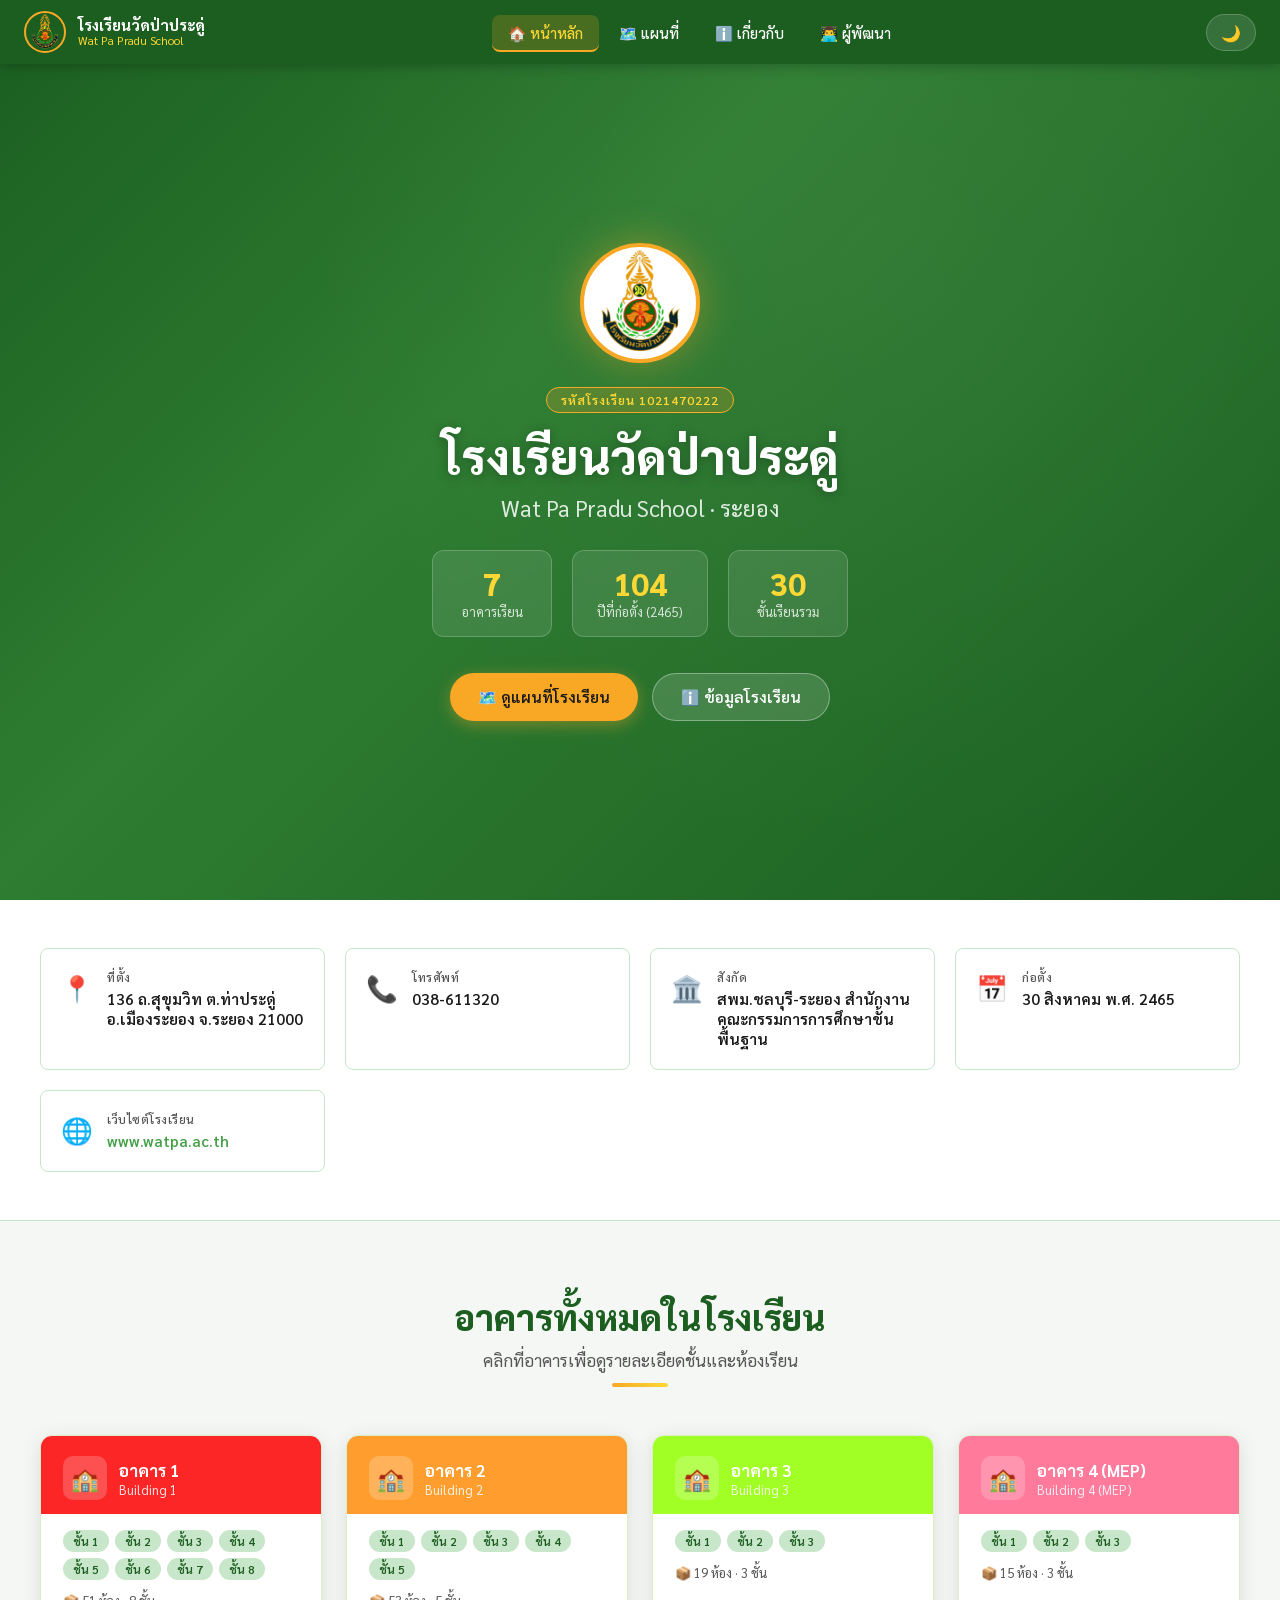
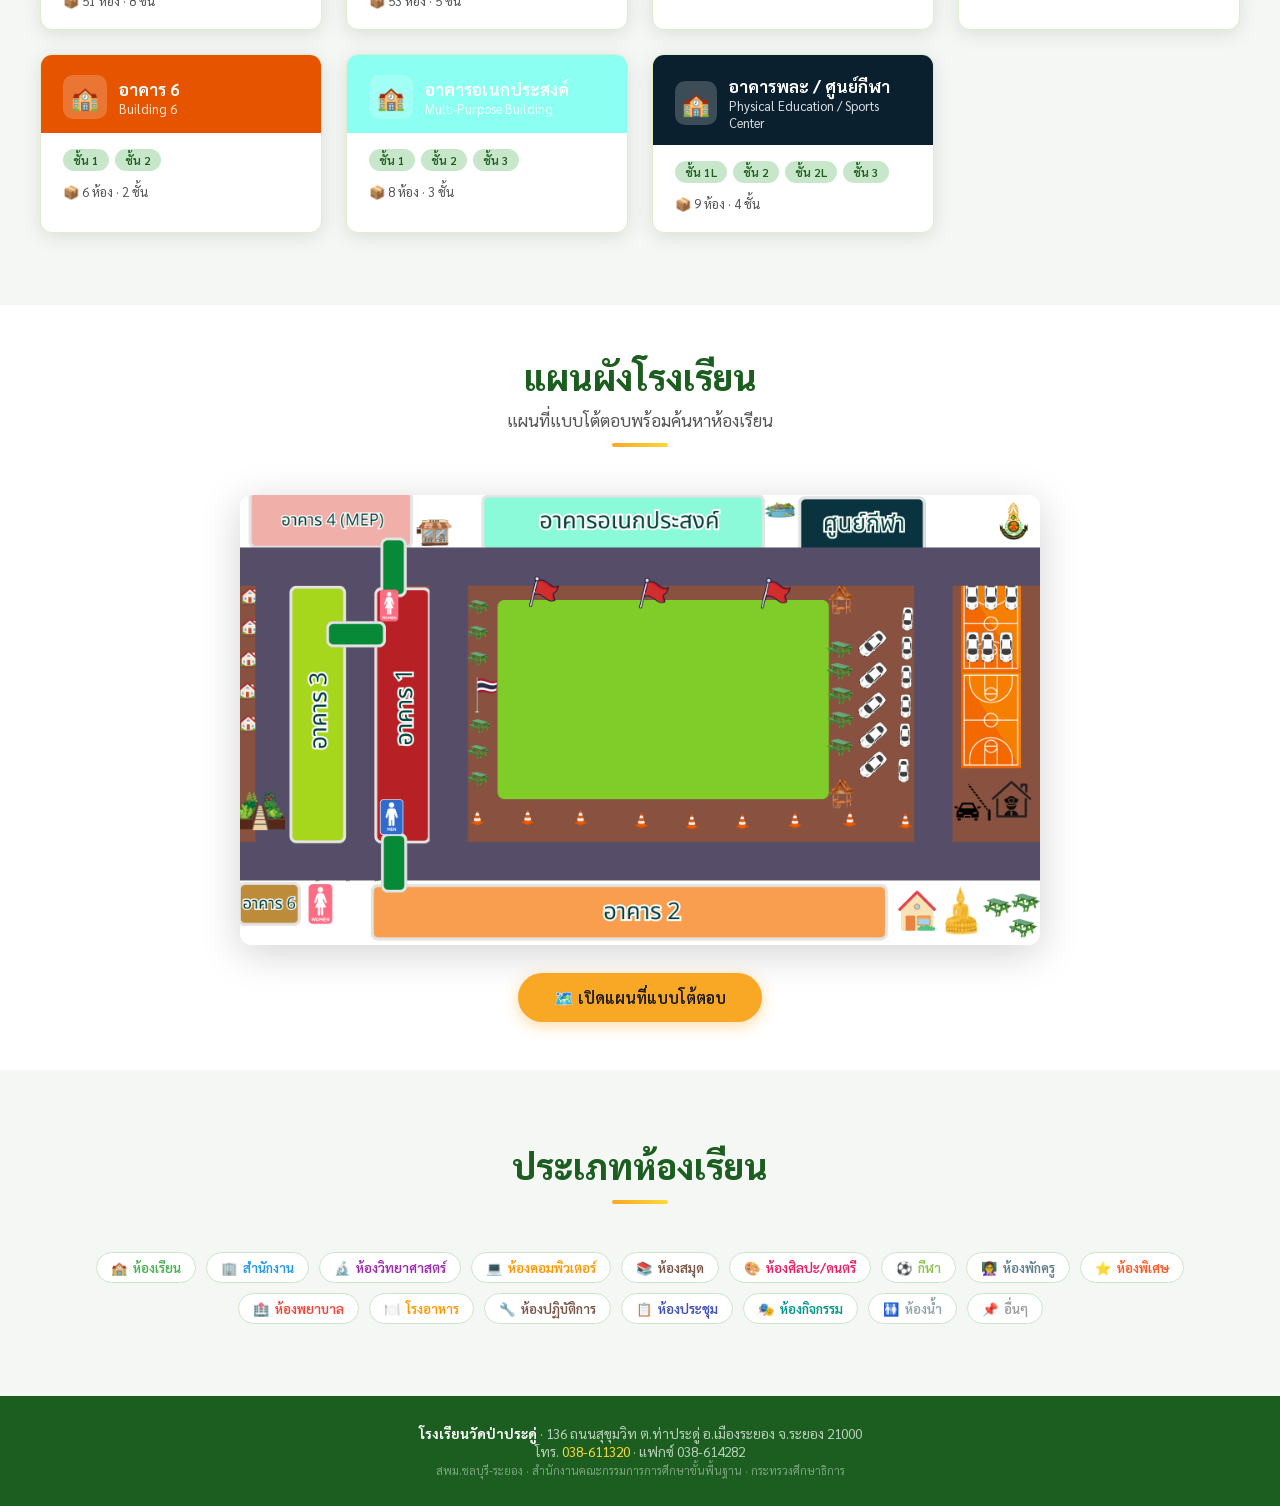
<file: index.html>
<!DOCTYPE html>
<html lang="th" data-theme="light">
<head>
  <meta charset="UTF-8" />
  <meta name="viewport" content="width=device-width, initial-scale=1.0" />
  <title>โรงเรียนวัดป่าประดู่ — School Map</title>
  <meta name="description" content="แผนที่โรงเรียนวัดป่าประดู่ อำเภอเมืองระยอง จังหวัดระยอง" />
  <link rel="stylesheet" href="css/style.css" />
  <link rel="icon" href="images/logo.png" type="image/png" />
</head>
<body>

<!-- ── Navbar ──────────────────────────────────────────────── -->
<nav class="navbar">
  <a href="index.html" class="navbar-brand">
    <img src="images/logo.png" alt="Logo โรงเรียนวัดป่าประดู่" onerror="this.style.display='none'" />
    <div class="brand-text">
      <span class="brand-th">โรงเรียนวัดป่าประดู่</span>
      <span class="brand-en">Wat Pa Pradu School</span>
    </div>
  </a>
  <ul class="navbar-links">
    <li><a href="index.html" class="active">🏠 หน้าหลัก</a></li>
    <li><a href="map.html">🗺️ แผนที่</a></li>
    <li><a href="about.html">ℹ️ เกี่ยวกับ</a></li>
    <li><a href="developer.html">👨‍💻 ผู้พัฒนา</a></li>
  </ul>
  <div style="display:flex;align-items:center;gap:8px">
    <button class="theme-toggle" title="เปลี่ยนธีม">🌙</button>
    <div class="hamburger" id="hamburger">
      <span></span><span></span><span></span>
    </div>
  </div>
</nav>

<!-- Mobile menu -->
<div class="mobile-menu" id="mobileMenu">
  <a href="index.html" class="active">🏠 หน้าหลัก</a>
  <a href="map.html">🗺️ แผนที่</a>
  <a href="about.html">ℹ️ เกี่ยวกับโรงเรียน</a>
  <a href="developer.html">👨‍💻 ผู้พัฒนา</a>
</div>

<!-- ── Hero ────────────────────────────────────────────────── -->
<section class="hero">
  <div class="hero-content">
    <img src="images/logo.png" alt="ตราโรงเรียนวัดป่าประดู่" class="hero-logo"
         onerror="this.style.background='#2e7d32';this.alt='WPP'" />
    <div class="hero-badge">รหัสโรงเรียน 1021470222</div>
    <h1>โรงเรียนวัดป่าประดู่</h1>
    <h2>Wat Pa Pradu School · ระยอง</h2>
    <div class="hero-stats">
      <div class="hero-stat">
        <div class="number" data-count="7">7</div>
        <div class="label">อาคารเรียน</div>
      </div>
      <div class="hero-stat">
        <div class="number" data-count="104">104</div>
        <div class="label">ปีที่ก่อตั้ง (2465)</div>
      </div>
      <div class="hero-stat">
        <div class="number" data-count="30">30</div>
        <div class="label">ชั้นเรียนรวม</div>
      </div>
    </div>
    <div class="hero-actions">
      <a href="map.html" class="btn btn-primary">🗺️ ดูแผนที่โรงเรียน</a>
      <a href="about.html" class="btn btn-secondary">ℹ️ ข้อมูลโรงเรียน</a>
    </div>
  </div>
</section>

<!-- ── Quick Info ───────────────────────────────────────────── -->
<section class="section-sm" style="background:var(--bg-card);border-bottom:1px solid var(--border)">
  <div class="container">
    <div class="info-grid">
      <div class="info-item animate-up">
        <span class="info-icon">📍</span>
        <div>
          <div class="info-label">ที่ตั้ง</div>
          <div class="info-value">136 ถ.สุขุมวิท ต.ท่าประดู่ อ.เมืองระยอง จ.ระยอง 21000</div>
        </div>
      </div>
      <div class="info-item animate-up">
        <span class="info-icon">📞</span>
        <div>
          <div class="info-label">โทรศัพท์</div>
          <div class="info-value">038-611320</div>
        </div>
      </div>
      <div class="info-item animate-up">
        <span class="info-icon">🏛️</span>
        <div>
          <div class="info-label">สังกัด</div>
          <div class="info-value">สพม.ชลบุรี-ระยอง สำนักงานคณะกรรมการการศึกษาขั้นพื้นฐาน</div>
        </div>
      </div>
      <div class="info-item animate-up">
        <span class="info-icon">📅</span>
        <div>
          <div class="info-label">ก่อตั้ง</div>
          <div class="info-value">30 สิงหาคม พ.ศ. 2465</div>
        </div>
      </div>
      <div class="info-item animate-up">
        <span class="info-icon">🌐</span>
        <div>
          <div class="info-label">เว็บไซต์โรงเรียน</div>
          <div class="info-value"><a href="https://www.watpa.ac.th/" target="_blank" rel="noopener noreferrer">www.watpa.ac.th</a></div>
        </div>
      </div>
    </div>
  </div>
</section>

<!-- ── Buildings Overview ───────────────────────────────────── -->
<section class="section">
  <div class="container">
    <div class="section-title">
      <h2>อาคารทั้งหมดในโรงเรียน</h2>
      <p>คลิกที่อาคารเพื่อดูรายละเอียดชั้นและห้องเรียน</p>
      <div class="gold-line"></div>
    </div>
    <div class="card-grid" id="buildingCards"></div>
  </div>
</section>

<!-- ── Map Preview ──────────────────────────────────────────── -->
<section class="section-sm" style="background:var(--bg-card)">
  <div class="container" style="text-align:center">
    <div class="section-title">
      <h2>แผนผังโรงเรียน</h2>
      <p>แผนที่แบบโต้ตอบพร้อมค้นหาห้องเรียน</p>
      <div class="gold-line"></div>
    </div>
    <div style="border-radius:var(--radius);overflow:hidden;box-shadow:var(--shadow-lg);max-width:800px;margin:0 auto 28px">
      <img src="images/school-map.png" alt="แผนผังโรงเรียนวัดป่าประดู่"
           style="width:100%;height:auto;display:block"
           onerror="this.parentElement.style.display='none'" />
    </div>
    <a href="map.html" class="btn btn-primary" style="font-size:1rem;padding:14px 36px">
      🗺️ เปิดแผนที่แบบโต้ตอบ
    </a>
  </div>
</section>

<!-- ── Room Types Legend ────────────────────────────────────── -->
<section class="section">
  <div class="container">
    <div class="section-title">
      <h2>ประเภทห้องเรียน</h2>
      <div class="gold-line"></div>
    </div>
    <div id="roomTypeLegend" style="display:flex;flex-wrap:wrap;gap:10px;justify-content:center"></div>
  </div>
</section>

<!-- ── Footer ──────────────────────────────────────────────────-->
<footer>
  <strong>โรงเรียนวัดป่าประดู่</strong> · 136 ถนนสุขุมวิท ต.ท่าประดู่ อ.เมืองระยอง จ.ระยอง 21000<br/>
  โทร. <a href="tel:038611320">038-611320</a> · แฟกซ์ 038-614282<br/>
  <small style="opacity:0.6">สพม.ชลบุรี-ระยอง · สำนักงานคณะกรรมการการศึกษาขั้นพื้นฐาน · กระทรวงศึกษาธิการ</small>
</footer>

<!-- ── Scripts ─────────────────────────────────────────────── -->
<script src="data/buildings.js"></script>
<script src="js/main.js"></script>
<script>
document.addEventListener('DOMContentLoaded', () => {

  // Building cards
  const grid = document.getElementById('buildingCards');
  BUILDINGS.forEach(b => {
    const totalRooms = b.floors.reduce((s, f) => s + f.rooms.length, 0);
    const card = document.createElement('div');
    card.className = 'building-card animate-up';
    card.innerHTML = `
      <div class="building-card-header" style="background:${b.color}">
        <div class="b-icon">🏫</div>
        <div>
          <h3>${b.name}</h3>
          <p>${b.nameEn}</p>
        </div>
      </div>
      <div class="building-card-body">
        <div class="floor-badges">
          ${b.floors.map(f => `<span class="floor-badge">${f.label}</span>`).join('')}
        </div>
        <p class="room-count">📦 ${totalRooms} ห้อง · ${b.floors.length} ชั้น</p>
      </div>
    `;
    card.addEventListener('click', () => {
      window.location.href = `map.html?building=${b.id}`;
    });
    grid.appendChild(card);
  });

  // Room type legend
  const legend = document.getElementById('roomTypeLegend');
  Object.entries(ROOM_TYPES).forEach(([key, val]) => {
    const badge = document.createElement('div');
    badge.style.cssText = `
      display:flex;align-items:center;gap:6px;
      background:var(--bg-card);border:1px solid var(--border);
      border-radius:50px;padding:6px 14px;font-size:0.82rem;
      font-weight:600;color:var(--text);
    `;
    badge.innerHTML = `<span>${val.icon}</span><span style="color:${val.color}">${val.label}</span>`;
    legend.appendChild(badge);
  });

});
</script>
</body>
</html>
</file>
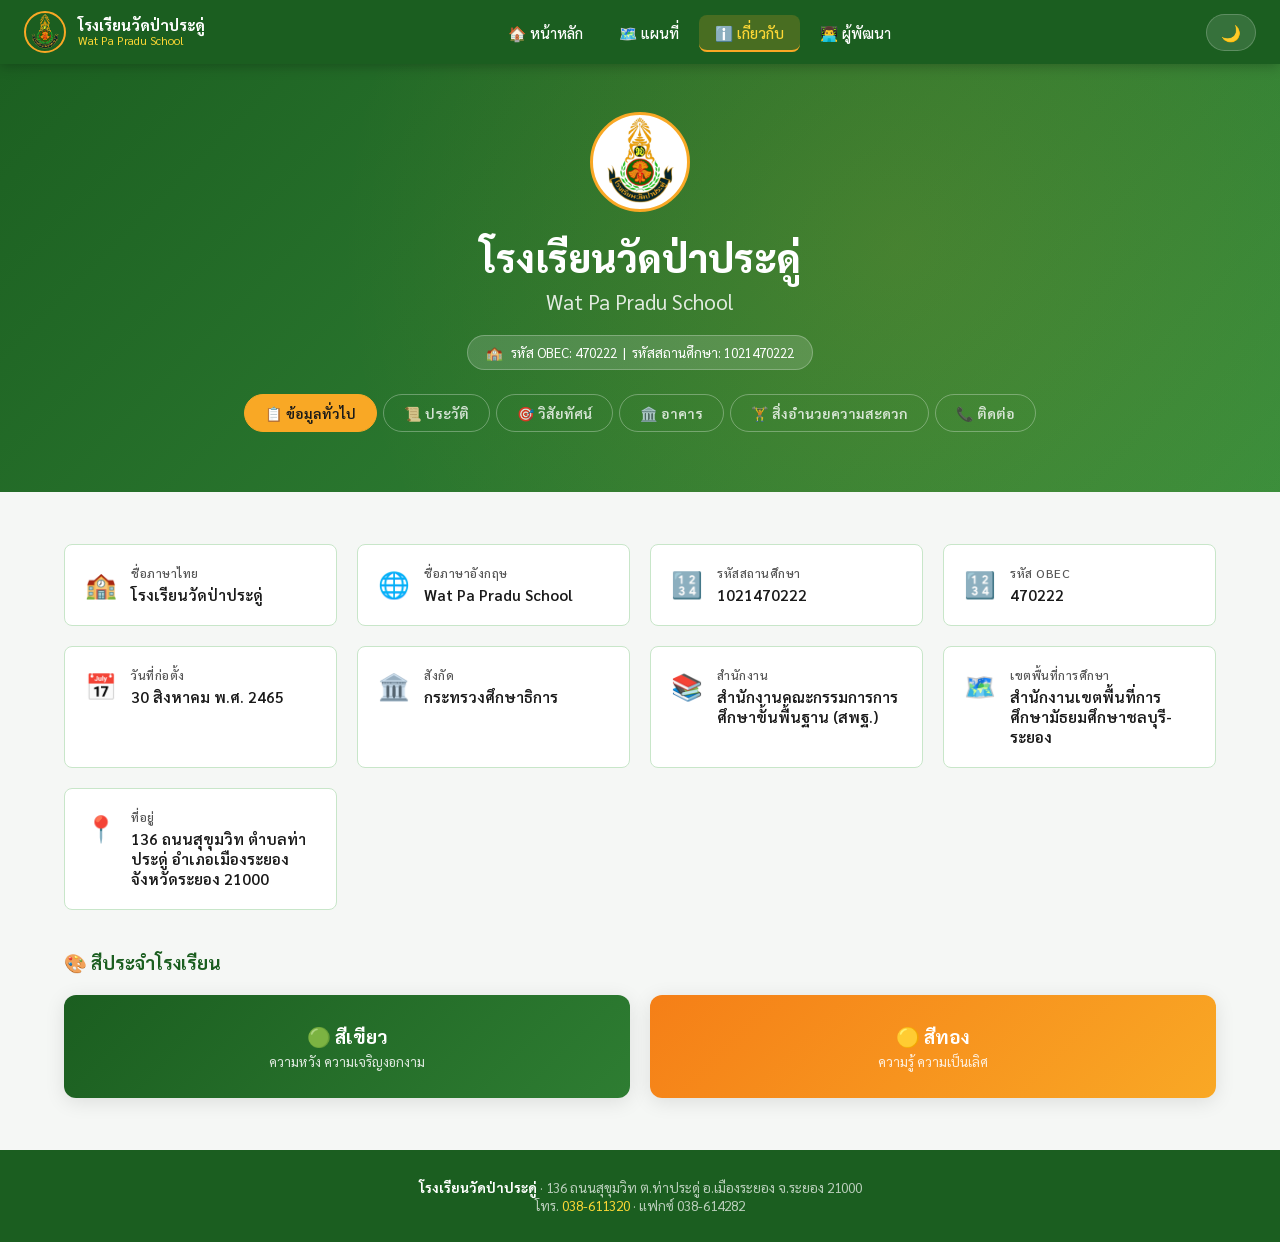
<file: about.html>
<!DOCTYPE html>
<html lang="th" data-theme="light">
<head>
  <meta charset="UTF-8" />
  <meta name="viewport" content="width=device-width, initial-scale=1.0" />
  <title>เกี่ยวกับโรงเรียนวัดป่าประดู่</title>
  <link rel="stylesheet" href="css/style.css" />
  <link rel="icon" href="images/logo.png" type="image/png" />
</head>
<body>

<nav class="navbar">
  <a href="index.html" class="navbar-brand">
    <img src="images/logo.png" alt="Logo" onerror="this.style.display='none'" />
    <div class="brand-text">
      <span class="brand-th">โรงเรียนวัดป่าประดู่</span>
      <span class="brand-en">Wat Pa Pradu School</span>
    </div>
  </a>
  <ul class="navbar-links">
    <li><a href="index.html">🏠 หน้าหลัก</a></li>
    <li><a href="map.html">🗺️ แผนที่</a></li>
    <li><a href="about.html" class="active">ℹ️ เกี่ยวกับ</a></li>
    <li><a href="developer.html">👨‍💻 ผู้พัฒนา</a></li>
  </ul>
  <div style="display:flex;align-items:center;gap:8px">
    <button class="theme-toggle" title="เปลี่ยนธีม">🌙</button>
    <div class="hamburger" id="hamburger"><span></span><span></span><span></span></div>
  </div>
</nav>

<div class="mobile-menu" id="mobileMenu">
  <a href="index.html">🏠 หน้าหลัก</a>
  <a href="map.html">🗺️ แผนที่</a>
  <a href="about.html" class="active">ℹ️ เกี่ยวกับโรงเรียน</a>
  <a href="developer.html">👨‍💻 ผู้พัฒนา</a>
</div>

<!-- ── About Hero ───────────────────────────────────────────── -->
<div class="about-hero">
  <div class="about-hero-content">
    <img src="images/logo.png" alt="ตราโรงเรียน" class="about-logo"
         onerror="this.style.background='#2e7d32';this.alt='WPP'" />
    <h1>โรงเรียนวัดป่าประดู่</h1>
    <h2>Wat Pa Pradu School</h2>
    <div class="school-code-badge">
      <span>🏫</span>
      <span>รหัส OBEC: 470222 &nbsp;|&nbsp; รหัสสถานศึกษา: 1021470222</span>
    </div>
  </div>
  <div class="about-tabs">
    <button class="about-tab active" data-tab="info">📋 ข้อมูลทั่วไป</button>
    <button class="about-tab" data-tab="history">📜 ประวัติ</button>
    <button class="about-tab" data-tab="vision">🎯 วิสัยทัศน์</button>
    <button class="about-tab" data-tab="buildings">🏛️ อาคาร</button>
    <button class="about-tab" data-tab="facilities">🏋️ สิ่งอำนวยความสะดวก</button>
    <button class="about-tab" data-tab="contact">📞 ติดต่อ</button>
  </div>
</div>

<!-- ── Content ──────────────────────────────────────────────── -->
<div class="about-content container">

  <!-- Info tab -->
  <div class="about-tab-content active" id="tab-info">
    <div class="info-grid animate-up">
      <div class="info-item">
        <span class="info-icon">🏫</span>
        <div>
          <div class="info-label">ชื่อภาษาไทย</div>
          <div class="info-value">โรงเรียนวัดป่าประดู่</div>
        </div>
      </div>
      <div class="info-item">
        <span class="info-icon">🌐</span>
        <div>
          <div class="info-label">ชื่อภาษาอังกฤษ</div>
          <div class="info-value">Wat Pa Pradu School</div>
        </div>
      </div>
      <div class="info-item">
        <span class="info-icon">🔢</span>
        <div>
          <div class="info-label">รหัสสถานศึกษา</div>
          <div class="info-value">1021470222</div>
        </div>
      </div>
      <div class="info-item">
        <span class="info-icon">🔢</span>
        <div>
          <div class="info-label">รหัส OBEC</div>
          <div class="info-value">470222</div>
        </div>
      </div>
      <div class="info-item">
        <span class="info-icon">📅</span>
        <div>
          <div class="info-label">วันที่ก่อตั้ง</div>
          <div class="info-value">30 สิงหาคม พ.ศ. 2465</div>
        </div>
      </div>
      <div class="info-item">
        <span class="info-icon">🏛️</span>
        <div>
          <div class="info-label">สังกัด</div>
          <div class="info-value">กระทรวงศึกษาธิการ</div>
        </div>
      </div>
      <div class="info-item">
        <span class="info-icon">📚</span>
        <div>
          <div class="info-label">สำนักงาน</div>
          <div class="info-value">สำนักงานคณะกรรมการการศึกษาขั้นพื้นฐาน (สพฐ.)</div>
        </div>
      </div>
      <div class="info-item">
        <span class="info-icon">🗺️</span>
        <div>
          <div class="info-label">เขตพื้นที่การศึกษา</div>
          <div class="info-value">สำนักงานเขตพื้นที่การศึกษามัธยมศึกษาชลบุรี-ระยอง</div>
        </div>
      </div>
      <div class="info-item">
        <span class="info-icon">📍</span>
        <div>
          <div class="info-label">ที่อยู่</div>
          <div class="info-value">136 ถนนสุขุมวิท ตำบลท่าประดู่ อำเภอเมืองระยอง จังหวัดระยอง 21000</div>
        </div>
      </div>
    </div>

    <!-- School colors -->
    <div style="margin-top:40px">
      <h3 style="font-size:1.15rem;font-weight:700;color:var(--primary);margin-bottom:20px">🎨 สีประจำโรงเรียน</h3>
      <div class="colors-row">
        <div class="color-swatch" style="background:linear-gradient(135deg,#1b5e20,#2e7d32)">
          <div class="swatch-name">🟢 สีเขียว</div>
          <div class="swatch-meaning">ความหวัง ความเจริญงอกงาม</div>
        </div>
        <div class="color-swatch" style="background:linear-gradient(135deg,#f57f17,#f9a825)">
          <div class="swatch-name">🟡 สีทอง</div>
          <div class="swatch-meaning">ความรู้ ความเป็นเลิศ</div>
        </div>
      </div>
    </div>
  </div>

  <!-- History tab -->
  <div class="about-tab-content" id="tab-history">
    <div class="card animate-up" style="max-width:800px;margin:0 auto">
      <div style="font-size:2.5rem;margin-bottom:16px">📜</div>
      <h3 style="font-size:1.3rem;font-weight:700;color:var(--primary);margin-bottom:16px">ประวัติโรงเรียนวัดป่าประดู่</h3>
      <p style="line-height:1.9;color:var(--text);margin-bottom:14px">
        โรงเรียนวัดป่าประดู่ เป็นโรงเรียนมัธยมศึกษาขนาดใหญ่พิเศษ ตั้งอยู่ที่ 136 ถนนสุขุมวิท
        ตำบลท่าประดู่ อำเภอเมืองระยอง จังหวัดระยอง ก่อตั้งขึ้นเมื่อวันที่ <strong>30 สิงหาคม พ.ศ. 2465</strong>
        โดยมีประวัติอันยาวนานกว่า 100 ปี เป็นสถาบันการศึกษาที่สำคัญของจังหวัดระยอง
      </p>
      <p style="line-height:1.9;color:var(--text);margin-bottom:14px">
        โรงเรียนตั้งอยู่ในบริเวณวัดป่าประดู่ ซึ่งเป็นวัดเก่าแก่คู่เมืองระยอง
        มีต้นประดู่ขนาดใหญ่เป็นสัญลักษณ์ประจำโรงเรียน
      </p>
      <p style="line-height:1.9;color:var(--text)">
        ปัจจุบันโรงเรียนวัดป่าประดู่สังกัดสำนักงานเขตพื้นที่การศึกษามัธยมศึกษาชลบุรี-ระยอง
        สำนักงานคณะกรรมการการศึกษาขั้นพื้นฐาน กระทรวงศึกษาธิการ
        มีการจัดการเรียนการสอนในระดับมัธยมศึกษาตอนต้นและตอนปลาย
      </p>
    </div>
  </div>

  <!-- Vision tab -->
  <div class="about-tab-content" id="tab-vision">
    <div class="vm-grid animate-up">
      <div class="vm-card">
        <div class="vm-icon">🎯</div>
        <h3>วิสัยทัศน์ (Vision)</h3>
        <p>โรงเรียนวัดป่าประดู่มุ่งมั่นพัฒนาผู้เรียนให้มีคุณภาพตามมาตรฐานสากล
        มีคุณธรรม จริยธรรม และดำรงชีวิตในสังคมได้อย่างมีความสุข</p>
      </div>
      <div class="vm-card">
        <div class="vm-icon">🚀</div>
        <h3>พันธกิจ (Mission)</h3>
        <ul>
          <li>พัฒนาผู้เรียนให้มีความรู้และทักษะในศตวรรษที่ 21</li>
          <li>ส่งเสริมคุณธรรม จริยธรรม และความเป็นไทย</li>
          <li>พัฒนาครูและบุคลากรให้มีความเชี่ยวชาญ</li>
          <li>บริหารจัดการด้วยหลักธรรมาภิบาล</li>
          <li>สร้างความร่วมมือกับชุมชนและสังคม</li>
        </ul>
      </div>
      <div class="vm-card">
        <div class="vm-icon">🌟</div>
        <h3>คุณลักษณะอันพึงประสงค์</h3>
        <ul>
          <li>รักชาติ ศาสน์ กษัตริย์</li>
          <li>ซื่อสัตย์สุจริต</li>
          <li>มีวินัย</li>
          <li>ใฝ่เรียนรู้</li>
          <li>อยู่อย่างพอเพียง</li>
          <li>มุ่งมั่นในการทำงาน</li>
          <li>รักความเป็นไทย</li>
          <li>มีจิตสาธารณะ</li>
        </ul>
      </div>
      <div class="vm-card">
        <div class="vm-icon">🎗️</div>
        <h3>อัตลักษณ์ของโรงเรียน</h3>
        <p style="margin-bottom:12px"><strong>"นักเรียนวัดป่าประดู่ เป็นคนดี มีความรู้ อยู่ในสังคมได้อย่างมีความสุข"</strong></p>
        <h3 style="margin-top:16px">เอกลักษณ์ของโรงเรียน</h3>
        <p>"ต้นประดู่งาม สถาบันการศึกษาคุณภาพ"</p>
      </div>
    </div>
  </div>

  <!-- Buildings tab -->
  <div class="about-tab-content" id="tab-buildings">
    <div class="section-title" style="text-align:left;margin-bottom:28px">
      <h2 style="font-size:1.4rem">🏛️ อาคารทั้งหมด <span id="buildingCount" style="color:var(--accent-dark)"></span></h2>
      <div class="gold-line" style="margin:10px 0 0"></div>
    </div>
    <div id="aboutBuildingsGrid" class="card-grid animate-up"></div>
  </div>

  <!-- Facilities tab -->
  <div class="about-tab-content" id="tab-facilities">
    <div class="section-title" style="text-align:left;margin-bottom:28px">
      <h2 style="font-size:1.4rem">🏋️ สิ่งอำนวยความสะดวกและสถานที่</h2>
      <div class="gold-line" style="margin:10px 0 0"></div>
    </div>
    <div class="facilities-grid animate-up">
      <div class="facility-item"><div class="fac-icon">📚</div><div class="fac-name">ห้องสมุดเฉลิมพระเกียรติ</div></div>
      <div class="facility-item"><div class="fac-icon">💻</div><div class="fac-name">ห้องคอมพิวเตอร์ 6 ห้อง (IT 1-6)</div></div>
      <div class="facility-item"><div class="fac-icon">🔬</div><div class="fac-name">ห้องวิทยาศาสตร์</div></div>
      <div class="facility-item"><div class="fac-icon">🎵</div><div class="fac-name">ห้องดนตรีไทย & สากล</div></div>
      <div class="facility-item"><div class="fac-icon">🎨</div><div class="fac-name">ห้องศิลปะ</div></div>
      <div class="facility-item"><div class="fac-icon">💃</div><div class="fac-name">ห้องนาฏศิลป์</div></div>
      <div class="facility-item"><div class="fac-icon">🏥</div><div class="fac-name">ห้องปฐมพยาบาล</div></div>
      <div class="facility-item"><div class="fac-icon">🍽️</div><div class="fac-name">ศูนย์อาหารช่อประดู่</div></div>
      <div class="facility-item"><div class="fac-icon">🏀</div><div class="fac-name">สนามบาสเกตบอล</div></div>
      <div class="facility-item"><div class="fac-icon">🏸</div><div class="fac-name">สนามแบดมินตัน</div></div>
      <div class="facility-item"><div class="fac-icon">⛺</div><div class="fac-name">ศูนย์กิจกรรมลูกเสือ</div></div>
      <div class="facility-item"><div class="fac-icon">🌏</div><div class="fac-name">Chinese-Japanese Center</div></div>
      <div class="facility-item"><div class="fac-icon">🇬🇧</div><div class="fac-name">MEP Resource Center</div></div>
      <div class="facility-item"><div class="fac-icon">📡</div><div class="fac-name">ศูนย์วิทยุสื่อสาร</div></div>
      <div class="facility-item"><div class="fac-icon">🎭</div><div class="fac-name">ห้องประชุมอเนกประสงค์</div></div>
      <div class="facility-item"><div class="fac-icon">🌱</div><div class="fac-name">แปลงเกษตร</div></div>
      <div class="facility-item"><div class="fac-icon">📺</div><div class="fac-name">ห้องโสตทัศนศึกษา</div></div>
      <div class="facility-item"><div class="fac-icon">🧮</div><div class="fac-name">คลินิกคณิตศาสตร์</div></div>
    </div>
  </div>

  <!-- Contact tab -->
  <div class="about-tab-content" id="tab-contact">
    <div class="contact-grid animate-up">
      <div class="contact-card">
        <span class="c-icon">📍</span>
        <div>
          <div class="c-label">ที่อยู่</div>
          <div class="c-value">136 ถนนสุขุมวิท ตำบลท่าประดู่<br/>อำเภอเมืองระยอง จังหวัดระยอง 21000</div>
        </div>
      </div>
      <div class="contact-card">
        <span class="c-icon">📞</span>
        <div>
          <div class="c-label">โทรศัพท์</div>
          <div class="c-value"><a href="tel:038611320">038-611320</a></div>
        </div>
      </div>
      <div class="contact-card">
        <span class="c-icon">📠</span>
        <div>
          <div class="c-label">โทรสาร (Fax)</div>
          <div class="c-value">038-614282</div>
        </div>
      </div>
      <div class="contact-card">
        <span class="c-icon">🏛️</span>
        <div>
          <div class="c-label">กระทรวง</div>
          <div class="c-value">กระทรวงศึกษาธิการ</div>
        </div>
      </div>
      <div class="contact-card">
        <span class="c-icon">📚</span>
        <div>
          <div class="c-label">สำนักงานต้นสังกัด</div>
          <div class="c-value">สำนักงานคณะกรรมการการศึกษาขั้นพื้นฐาน (สพฐ.)</div>
        </div>
      </div>
      <div class="contact-card">
        <span class="c-icon">🗺️</span>
        <div>
          <div class="c-label">เขตพื้นที่การศึกษา</div>
          <div class="c-value">สพม.ชลบุรี-ระยอง</div>
        </div>
      </div>
    </div>

    <div style="margin-top:32px;border-radius:var(--radius);overflow:hidden;box-shadow:var(--shadow)">
      <iframe
        src="https://www.google.com/maps/embed?pb=!1m18!1m12!1m3!1d3899.2!2d101.275!3d12.6822!2m3!1f0!2f0!3f0!3m2!1i1024!2i768!4f13.1!3m3!1m2!1s0x0%3A0x0!2zMTLCsDQwJzU2LjAiTiAxMDHCsDE2JzMwLjAiRQ!5e0!3m2!1sth!2sth!4v1"
        width="100%" height="300" style="border:0;display:block" allowfullscreen=""
        loading="lazy" referrerpolicy="no-referrer-when-downgrade" title="แผนที่ Google Maps">
      </iframe>
    </div>
  </div>

</div><!-- .about-content -->

<footer>
  <strong>โรงเรียนวัดป่าประดู่</strong> · 136 ถนนสุขุมวิท ต.ท่าประดู่ อ.เมืองระยอง จ.ระยอง 21000<br/>
  โทร. <a href="tel:038611320">038-611320</a> · แฟกซ์ 038-614282
</footer>

<script src="data/buildings.js"></script>
<script src="js/main.js"></script>
<script>
document.addEventListener('DOMContentLoaded', () => {

  // Tab switching
  document.querySelectorAll('.about-tab').forEach(tab => {
    tab.addEventListener('click', () => {
      document.querySelectorAll('.about-tab').forEach(t => t.classList.remove('active'));
      document.querySelectorAll('.about-tab-content').forEach(c => c.classList.remove('active'));
      tab.classList.add('active');
      const content = document.getElementById('tab-' + tab.dataset.tab);
      if (content) content.classList.add('active');
    });
  });

  // Buildings in about page
  const grid = document.getElementById('aboutBuildingsGrid');
  const countEl = document.getElementById('buildingCount');
  if (countEl) countEl.textContent = `(${BUILDINGS.length} อาคาร)`;
  if (grid) {
    BUILDINGS.forEach(b => {
      const totalRooms = b.floors.reduce((s, f) => s + f.rooms.length, 0);
      const card = document.createElement('div');
      card.className = 'building-card';
      card.innerHTML = `
        <div class="building-card-header" style="background:${b.color}">
          <div class="b-icon">🏫</div>
          <div><h3>${b.name}</h3><p>${b.nameEn}</p></div>
        </div>
        <div class="building-card-body">
          <div class="floor-badges">
            ${b.floors.map(f => `<span class="floor-badge">${f.label}</span>`).join('')}
          </div>
          <p class="room-count">📦 ${totalRooms} ห้อง · ${b.floors.length} ชั้น</p>
        </div>
      `;
      card.style.cursor = 'pointer';
      card.addEventListener('click', () => { window.location.href = `map.html?building=${b.id}`; });
      grid.appendChild(card);
    });
  }

});
</script>
</body>
</html>
</file>
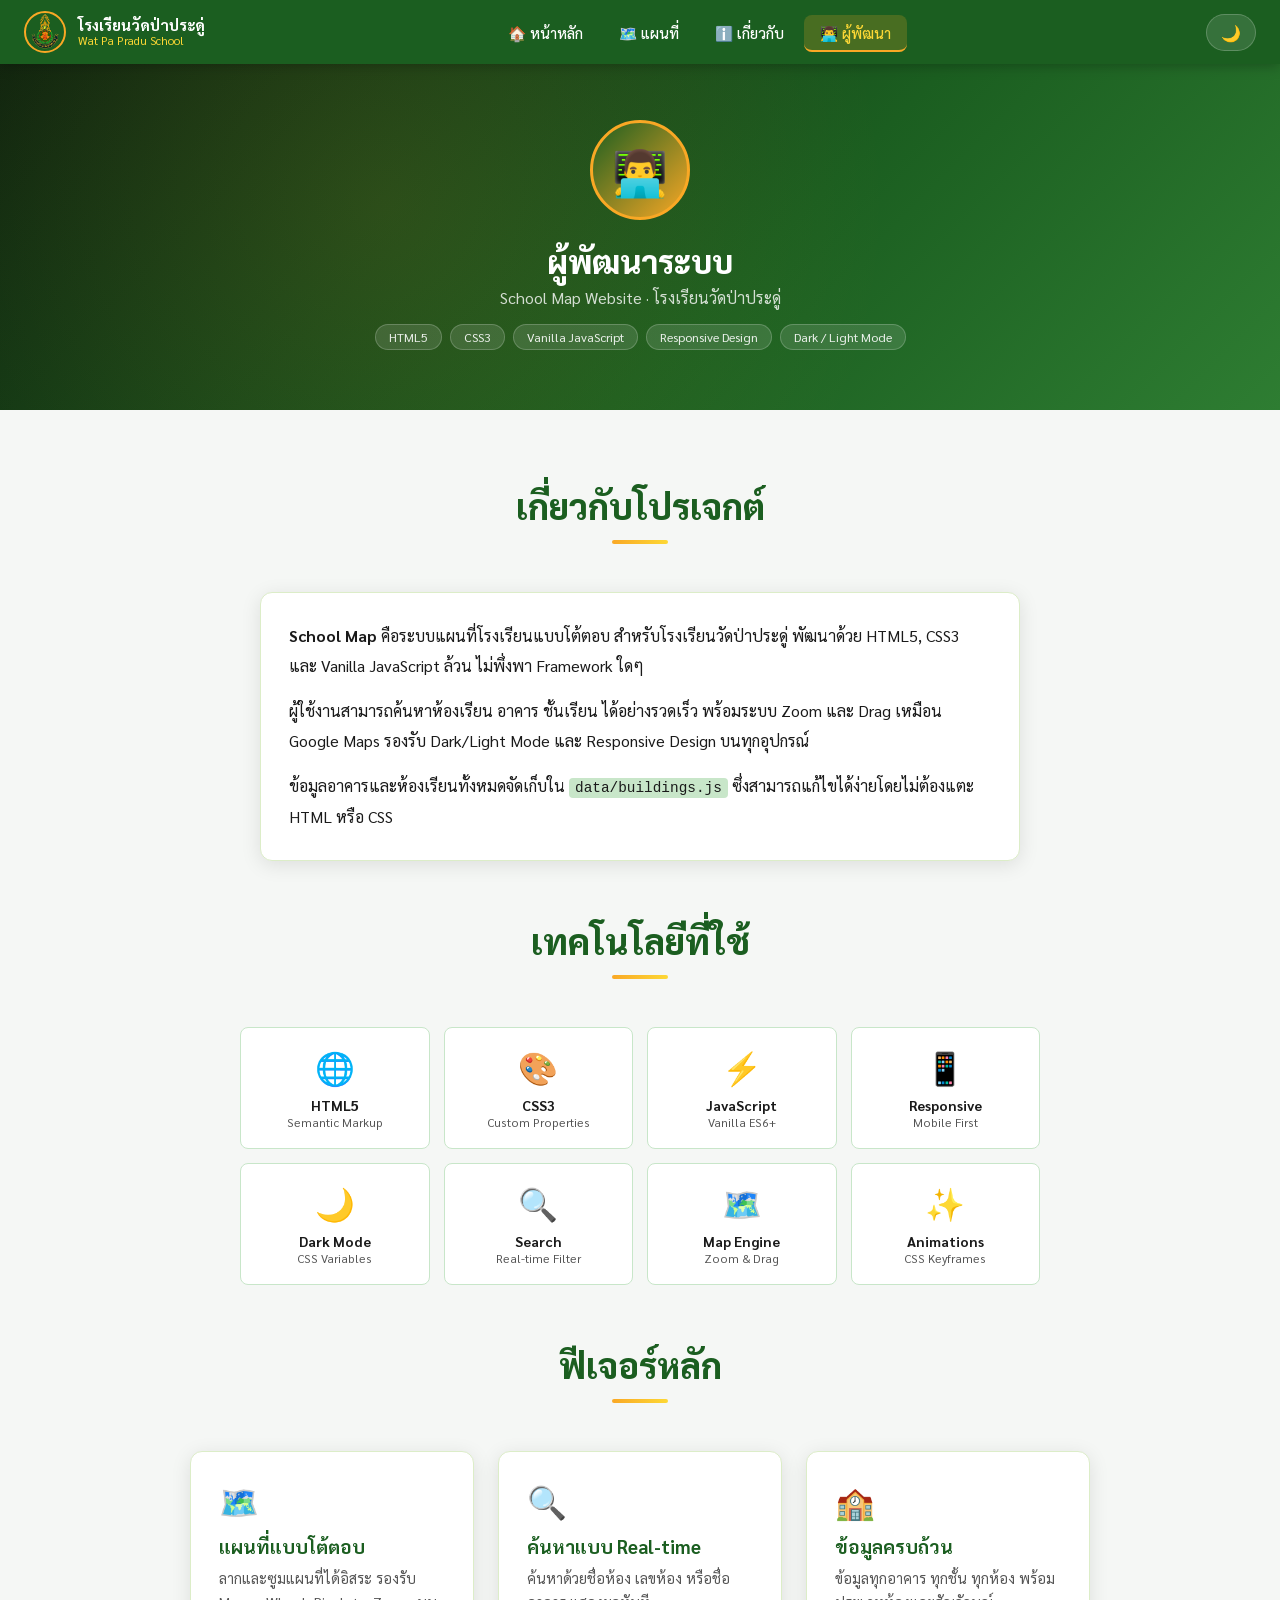
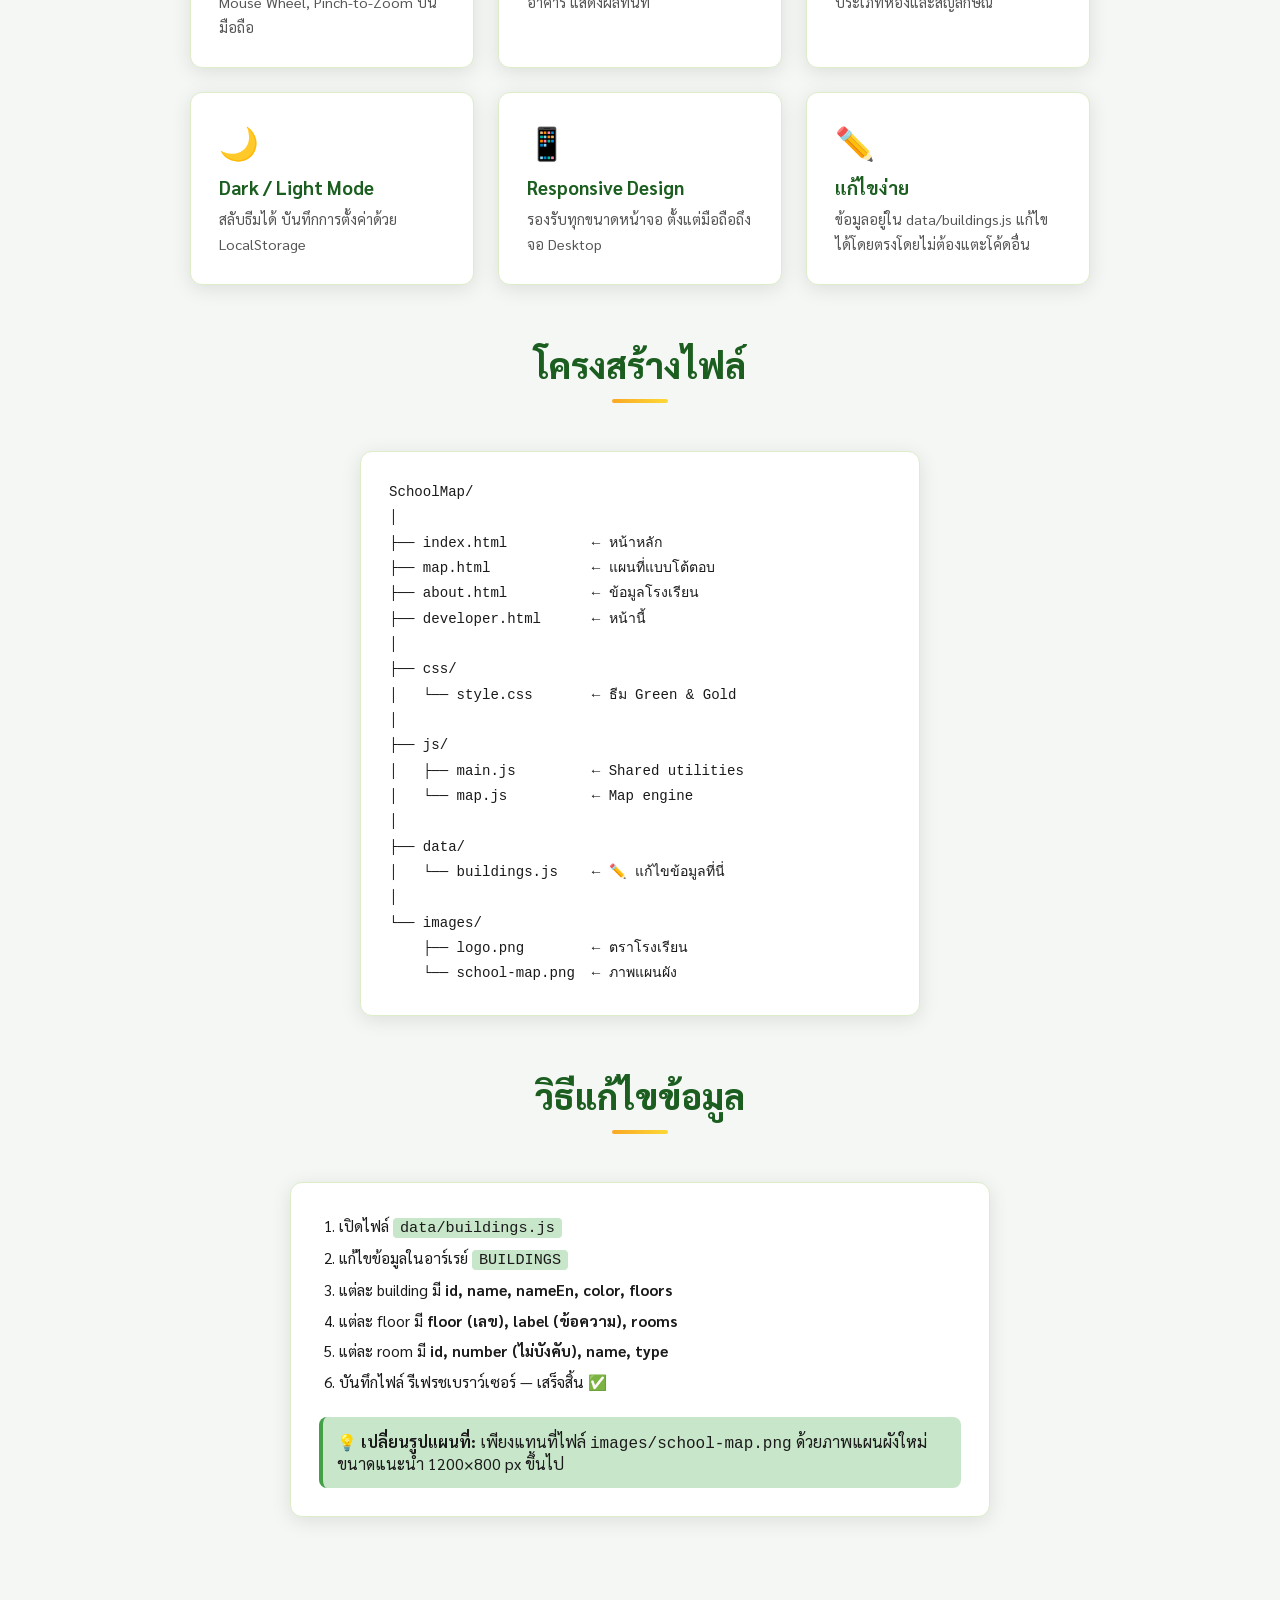
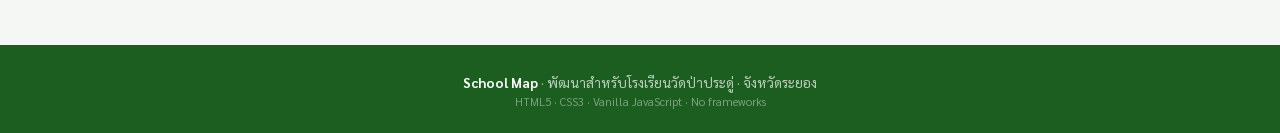
<file: developer.html>
<!DOCTYPE html>
<html lang="th" data-theme="light">
<head>
  <meta charset="UTF-8" />
  <meta name="viewport" content="width=device-width, initial-scale=1.0" />
  <title>ผู้พัฒนา — School Map</title>
  <link rel="stylesheet" href="css/style.css" />
  <link rel="icon" href="images/logo.png" type="image/png" />
</head>
<body>

<nav class="navbar">
  <a href="index.html" class="navbar-brand">
    <img src="images/logo.png" alt="Logo" onerror="this.style.display='none'" />
    <div class="brand-text">
      <span class="brand-th">โรงเรียนวัดป่าประดู่</span>
      <span class="brand-en">Wat Pa Pradu School</span>
    </div>
  </a>
  <ul class="navbar-links">
    <li><a href="index.html">🏠 หน้าหลัก</a></li>
    <li><a href="map.html">🗺️ แผนที่</a></li>
    <li><a href="about.html">ℹ️ เกี่ยวกับ</a></li>
    <li><a href="developer.html" class="active">👨‍💻 ผู้พัฒนา</a></li>
  </ul>
  <div style="display:flex;align-items:center;gap:8px">
    <button class="theme-toggle" title="เปลี่ยนธีม">🌙</button>
    <div class="hamburger" id="hamburger"><span></span><span></span><span></span></div>
  </div>
</nav>

<div class="mobile-menu" id="mobileMenu">
  <a href="index.html">🏠 หน้าหลัก</a>
  <a href="map.html">🗺️ แผนที่</a>
  <a href="about.html">ℹ️ เกี่ยวกับโรงเรียน</a>
  <a href="developer.html" class="active">👨‍💻 ผู้พัฒนา</a>
</div>

<!-- Hero -->
<div class="dev-hero">
  <div class="dev-avatar">👨‍💻</div>
  <h1>ผู้พัฒนาระบบ</h1>
  <p>School Map Website · โรงเรียนวัดป่าประดู่</p>
  <div class="dev-tags">
    <span class="dev-tag">HTML5</span>
    <span class="dev-tag">CSS3</span>
    <span class="dev-tag">Vanilla JavaScript</span>
    <span class="dev-tag">Responsive Design</span>
    <span class="dev-tag">Dark / Light Mode</span>
  </div>
</div>

<!-- Content -->
<div class="section container">

  <!-- Project Info -->
  <div class="section-title">
    <h2>เกี่ยวกับโปรเจกต์</h2>
    <div class="gold-line"></div>
  </div>

  <div class="card animate-up" style="max-width:760px;margin:0 auto 56px">
    <p style="font-size:1rem;line-height:1.85;color:var(--text);margin-bottom:16px">
      <strong>School Map</strong> คือระบบแผนที่โรงเรียนแบบโต้ตอบ สำหรับโรงเรียนวัดป่าประดู่
      พัฒนาด้วย HTML5, CSS3 และ Vanilla JavaScript ล้วน ไม่พึ่งพา Framework ใดๆ
    </p>
    <p style="font-size:1rem;line-height:1.85;color:var(--text);margin-bottom:16px">
      ผู้ใช้งานสามารถค้นหาห้องเรียน อาคาร ชั้นเรียน ได้อย่างรวดเร็ว
      พร้อมระบบ Zoom และ Drag เหมือน Google Maps รองรับ Dark/Light Mode
      และ Responsive Design บนทุกอุปกรณ์
    </p>
    <p style="font-size:1rem;line-height:1.85;color:var(--text)">
      ข้อมูลอาคารและห้องเรียนทั้งหมดจัดเก็บใน <code style="background:var(--primary-pale);padding:2px 6px;border-radius:4px;font-size:0.9rem">data/buildings.js</code>
      ซึ่งสามารถแก้ไขได้ง่ายโดยไม่ต้องแตะ HTML หรือ CSS
    </p>
  </div>

  <!-- Tech Stack -->
  <div class="section-title">
    <h2>เทคโนโลยีที่ใช้</h2>
    <div class="gold-line"></div>
  </div>

  <div class="tech-stack animate-up" style="max-width:800px;margin:0 auto 56px">
    <div class="tech-item">
      <div class="tech-icon">🌐</div>
      <div class="tech-name">HTML5</div>
      <div class="tech-ver">Semantic Markup</div>
    </div>
    <div class="tech-item">
      <div class="tech-icon">🎨</div>
      <div class="tech-name">CSS3</div>
      <div class="tech-ver">Custom Properties</div>
    </div>
    <div class="tech-item">
      <div class="tech-icon">⚡</div>
      <div class="tech-name">JavaScript</div>
      <div class="tech-ver">Vanilla ES6+</div>
    </div>
    <div class="tech-item">
      <div class="tech-icon">📱</div>
      <div class="tech-name">Responsive</div>
      <div class="tech-ver">Mobile First</div>
    </div>
    <div class="tech-item">
      <div class="tech-icon">🌙</div>
      <div class="tech-name">Dark Mode</div>
      <div class="tech-ver">CSS Variables</div>
    </div>
    <div class="tech-item">
      <div class="tech-icon">🔍</div>
      <div class="tech-name">Search</div>
      <div class="tech-ver">Real-time Filter</div>
    </div>
    <div class="tech-item">
      <div class="tech-icon">🗺️</div>
      <div class="tech-name">Map Engine</div>
      <div class="tech-ver">Zoom & Drag</div>
    </div>
    <div class="tech-item">
      <div class="tech-icon">✨</div>
      <div class="tech-name">Animations</div>
      <div class="tech-ver">CSS Keyframes</div>
    </div>
  </div>

  <!-- Features -->
  <div class="section-title">
    <h2>ฟีเจอร์หลัก</h2>
    <div class="gold-line"></div>
  </div>

  <div class="card-grid animate-up" style="max-width:900px;margin:0 auto 56px">
    <div class="card">
      <div style="font-size:2rem;margin-bottom:12px">🗺️</div>
      <h3 style="font-weight:700;margin-bottom:8px;color:var(--primary)">แผนที่แบบโต้ตอบ</h3>
      <p style="color:var(--text-muted);font-size:0.9rem;line-height:1.7">ลากและซูมแผนที่ได้อิสระ รองรับ Mouse Wheel, Pinch-to-Zoom บนมือถือ</p>
    </div>
    <div class="card">
      <div style="font-size:2rem;margin-bottom:12px">🔍</div>
      <h3 style="font-weight:700;margin-bottom:8px;color:var(--primary)">ค้นหาแบบ Real-time</h3>
      <p style="color:var(--text-muted);font-size:0.9rem;line-height:1.7">ค้นหาด้วยชื่อห้อง เลขห้อง หรือชื่ออาคาร แสดงผลทันที</p>
    </div>
    <div class="card">
      <div style="font-size:2rem;margin-bottom:12px">🏫</div>
      <h3 style="font-weight:700;margin-bottom:8px;color:var(--primary)">ข้อมูลครบถ้วน</h3>
      <p style="color:var(--text-muted);font-size:0.9rem;line-height:1.7">ข้อมูลทุกอาคาร ทุกชั้น ทุกห้อง พร้อมประเภทห้องและสัญลักษณ์</p>
    </div>
    <div class="card">
      <div style="font-size:2rem;margin-bottom:12px">🌙</div>
      <h3 style="font-weight:700;margin-bottom:8px;color:var(--primary)">Dark / Light Mode</h3>
      <p style="color:var(--text-muted);font-size:0.9rem;line-height:1.7">สลับธีมได้ บันทึกการตั้งค่าด้วย LocalStorage</p>
    </div>
    <div class="card">
      <div style="font-size:2rem;margin-bottom:12px">📱</div>
      <h3 style="font-weight:700;margin-bottom:8px;color:var(--primary)">Responsive Design</h3>
      <p style="color:var(--text-muted);font-size:0.9rem;line-height:1.7">รองรับทุกขนาดหน้าจอ ตั้งแต่มือถือถึงจอ Desktop</p>
    </div>
    <div class="card">
      <div style="font-size:2rem;margin-bottom:12px">✏️</div>
      <h3 style="font-weight:700;margin-bottom:8px;color:var(--primary)">แก้ไขง่าย</h3>
      <p style="color:var(--text-muted);font-size:0.9rem;line-height:1.7">ข้อมูลอยู่ใน data/buildings.js แก้ไขได้โดยตรงโดยไม่ต้องแตะโค้ดอื่น</p>
    </div>
  </div>

  <!-- File Structure -->
  <div class="section-title">
    <h2>โครงสร้างไฟล์</h2>
    <div class="gold-line"></div>
  </div>

  <div class="card animate-up" style="max-width:560px;margin:0 auto 56px;background:var(--bg-card)">
    <pre style="font-family:monospace;font-size:0.88rem;line-height:1.8;color:var(--text);overflow-x:auto"><code>SchoolMap/
│
├── index.html          ← หน้าหลัก
├── map.html            ← แผนที่แบบโต้ตอบ
├── about.html          ← ข้อมูลโรงเรียน
├── developer.html      ← หน้านี้
│
├── css/
│   └── style.css       ← ธีม Green &amp; Gold
│
├── js/
│   ├── main.js         ← Shared utilities
│   └── map.js          ← Map engine
│
├── data/
│   └── buildings.js    ← ✏️ แก้ไขข้อมูลที่นี่
│
└── images/
    ├── logo.png        ← ตราโรงเรียน
    └── school-map.png  ← ภาพแผนผัง</code></pre>
  </div>

  <!-- How to Edit -->
  <div class="section-title">
    <h2>วิธีแก้ไขข้อมูล</h2>
    <div class="gold-line"></div>
  </div>

  <div class="card animate-up" style="max-width:700px;margin:0 auto 56px">
    <ol style="line-height:2;color:var(--text);padding-left:20px;font-size:0.95rem">
      <li>เปิดไฟล์ <code style="background:var(--primary-pale);padding:1px 7px;border-radius:4px">data/buildings.js</code></li>
      <li>แก้ไขข้อมูลในอาร์เรย์ <code style="background:var(--primary-pale);padding:1px 7px;border-radius:4px">BUILDINGS</code></li>
      <li>แต่ละ building มี <strong>id, name, nameEn, color, floors</strong></li>
      <li>แต่ละ floor มี <strong>floor (เลข), label (ข้อความ), rooms</strong></li>
      <li>แต่ละ room มี <strong>id, number (ไม่บังคับ), name, type</strong></li>
      <li>บันทึกไฟล์ รีเฟรชเบราว์เซอร์ — เสร็จสิ้น ✅</li>
    </ol>
    <div style="margin-top:20px;padding:14px;background:var(--primary-pale);border-radius:var(--radius-sm);border-left:4px solid var(--primary-light)">
      <strong>💡 เปลี่ยนรูปแผนที่:</strong> เพียงแทนที่ไฟล์ <code>images/school-map.png</code>
      ด้วยภาพแผนผังใหม่ ขนาดแนะนำ 1200×800 px ขึ้นไป
    </div>
  </div>

</div>

<footer>
  <strong>School Map</strong> · พัฒนาสำหรับโรงเรียนวัดป่าประดู่ · จังหวัดระยอง<br/>
  <small style="opacity:0.6">HTML5 · CSS3 · Vanilla JavaScript · No frameworks</small>
</footer>

<script src="data/buildings.js"></script>
<script src="js/main.js"></script>
</body>
</html>
</file>
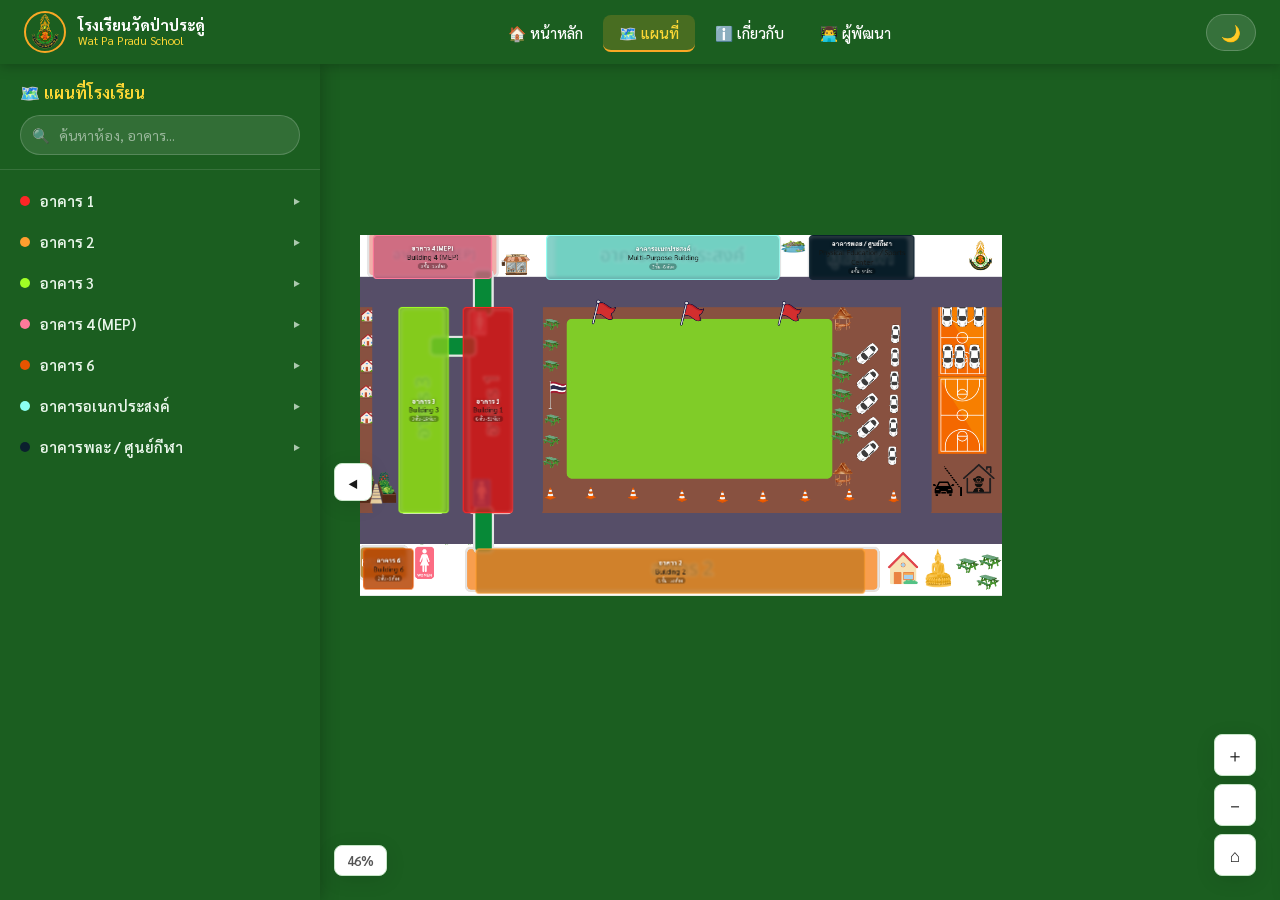
<file: map.html>
<!DOCTYPE html>
<html lang="th" data-theme="light">
<head>
  <meta charset="UTF-8" />
  <meta name="viewport" content="width=device-width, initial-scale=1.0" />
  <title>แผนที่โรงเรียนวัดป่าประดู่</title>
  <link rel="stylesheet" href="css/style.css" />
  <link rel="icon" href="images/logo.png" type="image/png" />
  <style>
    body { overflow: hidden; }
    /* Extra panel inner scroll */
    .panel-body-inner { padding: 0; }
    .info-panel { display: flex; flex-direction: column; }
    .info-panel .panel-header { position: relative; }
    .info-panel .floor-tabs   { padding: 12px 16px 10px; }
    .info-panel .panel-body   { flex: 1; overflow: hidden; display: flex; flex-direction: column; }
    .info-panel .panel-body-inner { flex: 1; overflow-y: auto; }
    .info-panel .panel-body-inner::-webkit-scrollbar { width: 5px; }
    .info-panel .panel-body-inner::-webkit-scrollbar-thumb { background: var(--border); border-radius:3px; }
  </style>
</head>
<body>

<!-- ── Navbar ──────────────────────────────────────────────── -->
<nav class="navbar">
  <a href="index.html" class="navbar-brand">
    <img src="images/logo.png" alt="Logo" onerror="this.style.display='none'" />
    <div class="brand-text">
      <span class="brand-th">โรงเรียนวัดป่าประดู่</span>
      <span class="brand-en">Wat Pa Pradu School</span>
    </div>
  </a>
  <ul class="navbar-links">
    <li><a href="index.html">🏠 หน้าหลัก</a></li>
    <li><a href="map.html" class="active">🗺️ แผนที่</a></li>
    <li><a href="about.html">ℹ️ เกี่ยวกับ</a></li>
    <li><a href="developer.html">👨‍💻 ผู้พัฒนา</a></li>
  </ul>
  <div style="display:flex;align-items:center;gap:8px">
    <button class="theme-toggle" title="เปลี่ยนธีม">🌙</button>
    <div class="hamburger" id="hamburger">
      <span></span><span></span><span></span>
    </div>
  </div>
</nav>

<div class="mobile-menu" id="mobileMenu">
  <a href="index.html">🏠 หน้าหลัก</a>
  <a href="map.html" class="active">🗺️ แผนที่</a>
  <a href="about.html">ℹ️ เกี่ยวกับโรงเรียน</a>
  <a href="developer.html">👨‍💻 ผู้พัฒนา</a>
</div>

<!-- ── Map Layout ───────────────────────────────────────────── -->
<div class="map-page">

  <!-- Sidebar -->
  <aside class="map-sidebar" id="mapSidebar">
    <div class="sidebar-header">
      <h3>🗺️ แผนที่โรงเรียน</h3>
      <div class="search-box">
        <span class="search-icon">🔍</span>
        <input type="text" id="searchInput" placeholder="ค้นหาห้อง, อาคาร..." autocomplete="off" />
      </div>
    </div>
    <div id="searchResults" class="search-results"></div>
    <div class="sidebar-body" id="sidebarBody"></div>
  </aside>

  <!-- Map canvas -->
  <div class="map-area" id="mapArea">

    <!-- Sidebar toggle -->
    <button class="sidebar-toggle" id="sidebarToggle" title="เปิด/ปิด แถบด้านข้าง">◀</button>

    <!-- Zoom level indicator -->
    <div class="zoom-level" id="zoomLevel">100%</div>

    <!-- Map viewport (draggable/zoomable) -->
    <div class="map-viewport" id="mapViewport">
      <div class="map-image-container" id="mapImageContainer">
        <img id="mapImg" src="images/school-map.png" alt="แผนผังโรงเรียนวัดป่าประดู่"
             onerror="handleMapError(this)"
             style="min-width:900px;max-width:1400px;height:auto;" />
        <!-- Building hotspots are injected here by map.js -->
      </div>
    </div>

    <!-- Zoom controls -->
    <div class="map-controls">
      <button class="map-btn" id="btnZoomIn"  title="ซูมเข้า">＋</button>
      <button class="map-btn" id="btnZoomOut" title="ซูมออก">－</button>
      <button class="map-btn" id="btnReset"   title="รีเซ็ต">⌂</button>
    </div>

    <!-- Info panel -->
    <div class="info-panel" id="infoPanel">
      <div class="panel-header" style="background:var(--primary)">
        <h3>อาคาร</h3>
        <p>Building</p>
        <button class="panel-close" id="panelClose" title="ปิด">✕</button>
      </div>
      <div class="floor-tabs" id="floorTabs"></div>
      <div class="panel-body">
        <div class="panel-body-inner" id="panelBodyInner"></div>
      </div>
    </div>

  </div><!-- .map-area -->
</div><!-- .map-page -->

<div id="toast" class="toast"></div>

<!-- Scripts -->
<script src="data/buildings.js"></script>
<script src="js/main.js"></script>
<script>
  function handleMapError(img) {
    // Show a styled placeholder when map image is missing
    const container = img.parentElement;
    img.style.display = 'none';
    const placeholder = document.createElement('div');
    placeholder.style.cssText = `
      width:1100px;height:700px;
      background:linear-gradient(135deg,#1b5e20,#2e7d32,#388e3c);
      border-radius:12px;display:flex;align-items:center;
      justify-content:center;flex-direction:column;gap:16px;color:#fff;
    `;
    placeholder.innerHTML = `
      <div style="font-size:4rem">🏫</div>
      <div style="font-size:1.4rem;font-weight:700">โรงเรียนวัดป่าประดู่</div>
      <div style="font-size:0.95rem;opacity:0.8">วางไฟล์ school-map.png ในโฟลเดอร์ images/</div>
      <div style="display:flex;gap:12px;flex-wrap:wrap;justify-content:center;max-width:600px;padding:0 20px">
        ${BUILDINGS.map(b=>`<div style="background:${b.color}cc;border:2px solid ${b.color};border-radius:8px;padding:10px 16px;font-size:0.85rem;font-weight:600">${b.name}</div>`).join('')}
      </div>
    `;
    container.appendChild(placeholder);
    // Still build hotspots (they won't show without real image, but logic works)
  }
</script>
<script src="js/map.js"></script>
<script>
  // Auto-open building from URL param
  (function() {
    const params = new URLSearchParams(location.search);
    const bid = params.get('building');
    if (bid) {
      setTimeout(() => {
        const sidebarBuilding = document.querySelector(`[data-bid="${bid}"] .sidebar-building-header`);
        if (sidebarBuilding) sidebarBuilding.click();
      }, 400);
    }
  })();
</script>
</body>
</html>
</file>
<file: css/style.css>
﻿@import url('https://fonts.googleapis.com/css2?family=Sarabun:wght@300;400;500;600;700;800&display=swap');
/* ── Variables ── */
:root {
  --primary:#1b5e20; --primary-mid:#2e7d32; --primary-light:#43a047; --primary-pale:#c8e6c9;
  --accent:#f9a825; --accent-light:#fdd835; --accent-dark:#f57f17;
  --bg:#f5f7f5; --bg-card:#ffffff; --bg-sidebar:#1b5e20; --bg-nav:#1b5e20; --bg-input:#ffffff;
  --text:#1a1a1a; --text-muted:#555555; --text-nav:#ffffff; --text-sidebar:#e8f5e9;
  --border:#c8e6c9; --border-card:#dcedc8;
  --shadow:0 4px 20px rgba(0,0,0,.10); --shadow-lg:0 8px 40px rgba(0,0,0,.18);
  --radius:12px; --radius-sm:8px; --transition:.25s ease;
  --font:'Sarabun','Segoe UI',sans-serif;
}
[data-theme="dark"] {
  --bg:#0e1a0e; --bg-card:#1a2e1a; --bg-sidebar:#0d1f0d; --bg-nav:#0d1f0d; --bg-input:#1e2e1e;
  --text:#e8f5e9; --text-muted:#a5d6a7; --text-nav:#e8f5e9; --text-sidebar:#c8e6c9;
  --border:#2e5030; --border-card:#2e4a30;
  --shadow:0 4px 20px rgba(0,0,0,.40); --shadow-lg:0 8px 40px rgba(0,0,0,.60);
  --primary-pale:#1b3a1b;
}
/* ── Reset ── */
*,*::before,*::after{box-sizing:border-box;margin:0;padding:0}
html{scroll-behavior:smooth;font-size:16px}
body{font-family:var(--font);background:var(--bg);color:var(--text);transition:background var(--transition),color var(--transition);min-height:100vh;overflow-x:hidden}
a{color:var(--primary-light);text-decoration:none;transition:color var(--transition)}
a:hover{color:var(--accent)}
img{max-width:100%;display:block}
button{cursor:pointer;font-family:var(--font);border:none;outline:none;transition:all var(--transition)}
input,select,textarea{font-family:var(--font);outline:none;border:1px solid var(--border);background:var(--bg-input);color:var(--text);transition:all var(--transition)}
/* ── Navbar ── */
.navbar{position:fixed;top:0;left:0;right:0;z-index:1000;background:var(--bg-nav);padding:0 24px;height:64px;display:flex;align-items:center;justify-content:space-between;box-shadow:0 2px 12px rgba(0,0,0,.25)}
.navbar-brand{display:flex;align-items:center;gap:12px;color:var(--text-nav);font-weight:700;font-size:1.1rem;text-decoration:none}
.navbar-brand img{width:42px;height:42px;border-radius:50%;border:2px solid var(--accent);object-fit:cover}
.navbar-brand .brand-text{display:flex;flex-direction:column;line-height:1.2}
.navbar-brand .brand-th{font-size:.95rem;font-weight:700;color:#fff}
.navbar-brand .brand-en{font-size:.72rem;font-weight:400;color:var(--accent-light)}
.navbar-links{display:flex;align-items:center;gap:4px;list-style:none}
.navbar-links a{color:var(--text-nav);padding:8px 16px;border-radius:var(--radius-sm);font-weight:500;font-size:.92rem;text-decoration:none;transition:background var(--transition),color var(--transition)}
.navbar-links a:hover,.navbar-links a.active{background:rgba(249,168,37,.20);color:var(--accent-light)}
.navbar-links a.active{border-bottom:2px solid var(--accent)}
.theme-toggle{background:rgba(255,255,255,.12);border:1px solid rgba(255,255,255,.20);border-radius:50px;padding:7px 14px;color:#fff;font-size:1rem;display:flex;align-items:center;gap:6px;cursor:pointer;transition:all var(--transition);margin-left:12px}
.theme-toggle:hover{background:rgba(255,255,255,.22)}
.hamburger{display:none;flex-direction:column;gap:5px;cursor:pointer;padding:6px}
.hamburger span{display:block;width:24px;height:2px;background:#fff;border-radius:2px;transition:all var(--transition)}
.mobile-menu{display:none;position:fixed;top:64px;left:0;right:0;background:var(--bg-nav);padding:12px 0;z-index:999;box-shadow:0 4px 12px rgba(0,0,0,.3);flex-direction:column}
.mobile-menu.open{display:flex}
.mobile-menu a{color:var(--text-nav);padding:13px 24px;font-weight:500;font-size:1rem;text-decoration:none;border-left:3px solid transparent;transition:all var(--transition)}
.mobile-menu a:hover,.mobile-menu a.active{background:rgba(249,168,37,.15);border-left-color:var(--accent);color:var(--accent-light)}
/* ── Buttons ── */
.btn{display:inline-flex;align-items:center;gap:8px;padding:13px 28px;border-radius:50px;font-weight:600;font-size:.95rem;font-family:var(--font);cursor:pointer;border:none;text-decoration:none;transition:all var(--transition);white-space:nowrap}
.btn-primary{background:var(--accent);color:#1a1a1a;box-shadow:0 4px 16px rgba(249,168,37,.40)}
.btn-primary:hover{background:var(--accent-light);transform:translateY(-2px);box-shadow:0 6px 24px rgba(249,168,37,.55);color:#1a1a1a}
.btn-secondary{background:rgba(255,255,255,.14);color:#fff;border:1.5px solid rgba(255,255,255,.35);backdrop-filter:blur(6px)}
.btn-secondary:hover{background:rgba(255,255,255,.25);transform:translateY(-2px);color:#fff}
.btn-outline{background:transparent;color:var(--primary);border:2px solid var(--primary)}
.btn-outline:hover{background:var(--primary);color:#fff;transform:translateY(-2px)}
/* ── Hero ── */
.hero{padding-top:64px;min-height:100vh;background:linear-gradient(135deg,var(--primary) 0%,#2e7d32 40%,#1b5e20 100%);display:flex;align-items:center;justify-content:center;flex-direction:column;text-align:center;position:relative;overflow:hidden}
.hero::before{content:'';position:absolute;inset:0;background:radial-gradient(circle at 70% 30%,rgba(255,255,255,.04),transparent 55%);pointer-events:none}
.hero-content{position:relative;z-index:1;padding:40px 20px;max-width:860px}
.hero-logo{width:120px;height:120px;border-radius:50%;border:4px solid var(--accent);box-shadow:0 0 40px rgba(249,168,37,.4);margin:0 auto 24px;object-fit:cover;background:#fff;animation:floatLogo 3s ease-in-out infinite}
@keyframes floatLogo{0%,100%{transform:translateY(0)}50%{transform:translateY(-10px)}}
.hero-badge{display:inline-block;background:rgba(249,168,37,.20);border:1px solid var(--accent);color:var(--accent-light);font-size:.78rem;font-weight:600;padding:4px 14px;border-radius:50px;letter-spacing:1px;text-transform:uppercase;margin-bottom:14px}
.hero h1{font-size:clamp(1.8rem,4vw,3rem);font-weight:800;color:#fff;line-height:1.2;margin-bottom:8px;text-shadow:0 2px 12px rgba(0,0,0,.3)}
.hero h2{font-size:clamp(1rem,2.5vw,1.4rem);font-weight:400;color:rgba(255,255,255,.85);margin-bottom:28px}
.hero-stats{display:flex;gap:20px;justify-content:center;flex-wrap:wrap;margin-bottom:36px}
.hero-stat{background:rgba(255,255,255,.10);border:1px solid rgba(255,255,255,.20);border-radius:var(--radius);padding:16px 24px;min-width:120px;backdrop-filter:blur(6px)}
.hero-stat .number{font-size:2rem;font-weight:800;color:var(--accent-light);line-height:1}
.hero-stat .label{font-size:.82rem;color:rgba(255,255,255,.80);margin-top:4px}
.hero-actions{display:flex;gap:14px;justify-content:center;flex-wrap:wrap}
/* ── Sections ── */
.section{padding:72px 24px}
.section-sm{padding:48px 24px}
.container{max-width:1200px;margin:0 auto}
.section-title{text-align:center;margin-bottom:48px}
.section-title h2{font-size:clamp(1.5rem,3vw,2.2rem);font-weight:800;color:var(--primary);margin-bottom:10px}
[data-theme="dark"] .section-title h2{color:var(--accent-light)}
.section-title p{color:var(--text-muted);font-size:1.05rem;max-width:560px;margin:0 auto}
.gold-line{width:56px;height:4px;background:linear-gradient(90deg,var(--accent),var(--accent-light));border-radius:2px;margin:12px auto 0}
/* ── Cards ── */
.card{background:var(--bg-card);border-radius:var(--radius);border:1px solid var(--border-card);box-shadow:var(--shadow);padding:28px;transition:transform var(--transition),box-shadow var(--transition)}
.card:hover{transform:translateY(-4px);box-shadow:var(--shadow-lg)}
.card-grid{display:grid;grid-template-columns:repeat(auto-fill,minmax(280px,1fr));gap:24px}
.building-card{background:var(--bg-card);border-radius:var(--radius);border:1px solid var(--border-card);box-shadow:var(--shadow);overflow:hidden;cursor:pointer;transition:all var(--transition)}
.building-card:hover{transform:translateY(-5px);box-shadow:var(--shadow-lg)}
.building-card-header{padding:20px 22px 14px;color:#fff;display:flex;align-items:center;gap:12px}
.building-card-header .b-icon{width:44px;height:44px;background:rgba(255,255,255,.20);border-radius:10px;display:flex;align-items:center;justify-content:center;font-size:1.4rem}
.building-card-header h3{font-size:1.05rem;font-weight:700}
.building-card-header p{font-size:.8rem;opacity:.85}
.building-card-body{padding:16px 22px 20px}
.floor-badges{display:flex;flex-wrap:wrap;gap:6px;margin-bottom:12px}
.floor-badge{background:var(--primary-pale);color:var(--primary);font-size:.74rem;font-weight:600;padding:3px 10px;border-radius:50px}
[data-theme="dark"] .floor-badge{background:#1b3a1b;color:var(--accent-light)}
.room-count{font-size:.82rem;color:var(--text-muted)}
/* ── Info grid ── */
.info-grid{display:grid;grid-template-columns:repeat(auto-fill,minmax(240px,1fr));gap:20px}
.info-item{background:var(--bg-card);border-radius:var(--radius-sm);border:1px solid var(--border);padding:20px;display:flex;gap:14px;align-items:flex-start}
.info-item .info-icon{font-size:1.6rem;flex-shrink:0;margin-top:2px}
.info-item .info-label{font-size:.78rem;color:var(--text-muted);font-weight:500;text-transform:uppercase;letter-spacing:.5px;margin-bottom:4px}
.info-item .info-value{font-size:.95rem;font-weight:600;color:var(--text)}
/* ── MAP PAGE ── */
.map-page{padding-top:64px;height:100vh;display:flex;overflow:hidden}
/* Sidebar */
.map-sidebar{width:320px;min-width:260px;background:var(--bg-sidebar);color:var(--text-sidebar);display:flex;flex-direction:column;overflow:hidden;position:relative;z-index:100;box-shadow:2px 0 16px rgba(0,0,0,.25);transition:width var(--transition)}
.map-sidebar.collapsed{width:0;min-width:0;overflow:hidden}
.sidebar-header{padding:18px 20px 14px;border-bottom:1px solid rgba(255,255,255,.12);flex-shrink:0}
.sidebar-header h3{font-size:1rem;font-weight:700;color:var(--accent-light);margin-bottom:12px;display:flex;align-items:center;gap:8px}
.search-box{position:relative}
.search-box input{width:100%;padding:10px 14px 10px 38px;border-radius:50px;border:1px solid rgba(255,255,255,.18);background:rgba(255,255,255,.10);color:#fff;font-size:.88rem;font-family:var(--font)}
.search-box input::placeholder{color:rgba(255,255,255,.50)}
.search-box input:focus{border-color:var(--accent);background:rgba(255,255,255,.15)}
.search-icon{position:absolute;left:12px;top:50%;transform:translateY(-50%);font-size:.9rem;opacity:.6;pointer-events:none}
.sidebar-body{flex:1;overflow-y:auto;padding:10px 0}
.sidebar-body::-webkit-scrollbar{width:5px}
.sidebar-body::-webkit-scrollbar-thumb{background:rgba(255,255,255,.20);border-radius:3px}
.sidebar-building{cursor:pointer;transition:background var(--transition)}
.sidebar-building-header{display:flex;align-items:center;gap:10px;padding:11px 20px;font-weight:600;font-size:.92rem;transition:background var(--transition)}
.sidebar-building-header:hover{background:rgba(255,255,255,.09)}
.sidebar-building-header.active{background:rgba(249,168,37,.18)}
.sidebar-building-header .b-dot{width:10px;height:10px;border-radius:50%;flex-shrink:0}
.sidebar-building-header .b-arrow{margin-left:auto;font-size:.7rem;transition:transform var(--transition);opacity:.7}
.sidebar-building-header.expanded .b-arrow{transform:rotate(90deg)}
.sidebar-floors{display:none;padding-bottom:4px}
.sidebar-floors.open{display:block}
.sidebar-floor{padding:7px 20px 7px 42px;font-size:.82rem;color:rgba(255,255,255,.65);cursor:pointer;transition:all var(--transition);display:flex;align-items:center;gap:8px}
.sidebar-floor:hover{color:var(--accent-light);background:rgba(255,255,255,.06)}
.sidebar-floor.active{color:var(--accent-light);background:rgba(249,168,37,.12)}
.floor-room-count{margin-left:auto;font-size:.72rem;background:rgba(255,255,255,.12);padding:1px 7px;border-radius:20px}
.search-results{display:none;padding:6px 0}
.search-results.show{display:block}
.search-result-item{padding:9px 20px;cursor:pointer;transition:background var(--transition);border-left:3px solid transparent;font-size:.86rem}
.search-result-item:hover{background:rgba(255,255,255,.09);border-left-color:var(--accent)}
.search-result-item .sri-room{color:#fff;font-weight:600}
.search-result-item .sri-floor{color:rgba(255,255,255,.55);font-size:.76rem}
.search-result-item .sri-building{color:var(--accent-light);font-size:.74rem}
.no-results{text-align:center;padding:20px;color:rgba(255,255,255,.45);font-size:.86rem}
/* ── Map canvas ── */
.map-area{flex:1;position:relative;overflow:hidden;background:var(--bg-sidebar);cursor:grab}
.map-area:active{cursor:grabbing}
.map-viewport{position:absolute;top:0;left:0;transform-origin:0 0;will-change:transform;user-select:none}
.map-image-container{position:relative;display:inline-block}
.map-image-container img{display:block;border-radius:0;box-shadow:none;max-width:none;pointer-events:none}
.building-hotspot{position:absolute;border-radius:8px;border:2.5px solid rgba(255,255,255,.55);cursor:pointer;display:flex;flex-direction:column;align-items:center;justify-content:center;text-align:center;padding:4px 6px;backdrop-filter:blur(3px);transition:transform .18s ease,box-shadow .18s ease,border-color .18s ease;z-index:10;overflow:hidden}
.building-hotspot::after{content:'';position:absolute;inset:0;background:rgba(0,0,0,.18);border-radius:inherit;pointer-events:none}
.building-hotspot:hover{transform:scale(1.055);border-color:var(--accent-light);box-shadow:0 4px 22px rgba(0,0,0,.35);z-index:20}
.building-hotspot.selected{border-color:var(--accent);box-shadow:0 0 0 3px rgba(249,168,37,.5),0 4px 22px rgba(0,0,0,.3)}
.hs-name{font-size:clamp(.62rem,1.2vw,.82rem);font-weight:800;color:#fff;text-shadow:0 1px 5px rgba(0,0,0,.7);line-height:1.2;pointer-events:none;position:relative;z-index:1}
.hs-floors{font-size:.60rem;background:rgba(0,0,0,.30);color:rgba(255,255,255,.90);padding:1px 6px;border-radius:8px;margin-top:3px;pointer-events:none;position:relative;z-index:1}
.hs-vertical{writing-mode:vertical-rl;text-orientation:mixed}
/* Map controls */
.map-controls{position:absolute;bottom:24px;right:24px;display:flex;flex-direction:column;gap:8px;z-index:200}
.map-btn{width:42px;height:42px;border-radius:var(--radius-sm);background:var(--bg-card);border:1px solid var(--border);box-shadow:var(--shadow);font-size:1.1rem;display:flex;align-items:center;justify-content:center;cursor:pointer;transition:all var(--transition);color:var(--text)}
.map-btn:hover{background:var(--primary);color:#fff;border-color:var(--primary)}
.sidebar-toggle{position:absolute;top:50%;left:14px;transform:translateY(-50%);z-index:200;width:38px;height:38px;border-radius:var(--radius-sm);background:var(--bg-card);border:1px solid var(--border);box-shadow:var(--shadow);font-size:1rem;display:flex;align-items:center;justify-content:center;cursor:pointer;color:var(--text);transition:all var(--transition)}
.sidebar-toggle:hover{background:var(--primary);color:#fff}
.zoom-level{position:absolute;bottom:24px;left:14px;background:var(--bg-card);border:1px solid var(--border);border-radius:var(--radius-sm);padding:6px 12px;font-size:.8rem;font-weight:600;color:var(--text-muted);box-shadow:var(--shadow);z-index:200}
/* Info panel */
.info-panel{position:absolute;top:0;right:-420px;width:400px;height:100%;background:var(--bg-card);border-left:1px solid var(--border);box-shadow:-4px 0 24px rgba(0,0,0,.18);z-index:300;display:flex;flex-direction:column;transition:right .35s cubic-bezier(.4,0,.2,1);overflow:hidden}
.info-panel.open{right:0}
.panel-header{padding:20px 22px 16px;color:#fff;flex-shrink:0;position:relative}
.panel-header h3{font-size:1.1rem;font-weight:800;margin-bottom:3px}
.panel-header p{font-size:.82rem;opacity:.85}
.panel-close{position:absolute;top:14px;right:14px;width:32px;height:32px;background:rgba(255,255,255,.20);border:none;border-radius:50%;color:#fff;font-size:1rem;cursor:pointer;display:flex;align-items:center;justify-content:center;transition:background var(--transition)}
.panel-close:hover{background:rgba(255,255,255,.35)}
.panel-body{flex:1;overflow-y:auto;padding:16px 0}
.panel-body::-webkit-scrollbar{width:5px}
.panel-body::-webkit-scrollbar-thumb{background:var(--border);border-radius:3px}
.floor-tabs{display:flex;flex-wrap:wrap;gap:6px;padding:0 20px 14px;border-bottom:1px solid var(--border);flex-shrink:0}
.floor-tab{padding:6px 14px;border-radius:50px;border:1px solid var(--border);background:transparent;color:var(--text-muted);font-size:.82rem;font-weight:600;cursor:pointer;transition:all var(--transition)}
.floor-tab:hover{border-color:var(--primary);color:var(--primary)}
.floor-tab.active{background:var(--primary);border-color:var(--primary);color:#fff}
.floor-content{display:none;padding:14px 20px}
.floor-content.active{display:block}
.room-list{display:flex;flex-direction:column;gap:8px}
.room-item{display:flex;align-items:center;gap:12px;padding:11px 14px;border-radius:var(--radius-sm);border:1px solid var(--border);background:var(--bg);transition:all var(--transition);cursor:default}
.room-item:hover{border-color:var(--primary-light);background:var(--primary-pale)}
[data-theme="dark"] .room-item:hover{background:#1b3a1b}
.room-item .room-type-dot{width:8px;height:8px;border-radius:50%;flex-shrink:0}
.room-item .room-number{font-size:.78rem;font-weight:700;color:var(--primary);background:var(--primary-pale);padding:2px 8px;border-radius:6px;white-space:nowrap;flex-shrink:0}
[data-theme="dark"] .room-item .room-number{background:#1b3a1b;color:var(--accent-light)}
.room-item .room-name{font-size:.88rem;color:var(--text);flex:1}
.room-item .room-type-label{font-size:.72rem;color:var(--text-muted);white-space:nowrap}
/* ── About page ── */
.about-hero{padding-top:64px;background:linear-gradient(135deg,var(--primary) 0%,#388e3c 100%);padding-bottom:60px;text-align:center;color:#fff;position:relative;overflow:hidden}
.about-hero::before{content:'';position:absolute;inset:0;background:radial-gradient(circle at 70% 50%,rgba(249,168,37,.12),transparent 60%)}
.about-hero-content{position:relative;z-index:1;padding:48px 24px 0}
.about-logo{width:100px;height:100px;border-radius:50%;border:3px solid var(--accent);margin:0 auto 20px;object-fit:cover;background:#fff}
.about-hero h1{font-size:clamp(1.6rem,3vw,2.5rem);font-weight:800;margin-bottom:6px}
.about-hero h2{font-size:clamp(1rem,2vw,1.3rem);font-weight:400;opacity:.85;margin-bottom:20px}
.school-code-badge{display:inline-flex;align-items:center;gap:8px;background:rgba(255,255,255,.15);border:1px solid rgba(255,255,255,.25);padding:8px 18px;border-radius:50px;font-size:.84rem}
.about-tabs{display:flex;justify-content:center;gap:6px;flex-wrap:wrap;padding:24px 24px 0;position:relative;z-index:1}
.about-tab{padding:9px 20px;border-radius:50px;border:1.5px solid rgba(255,255,255,.30);background:transparent;color:rgba(255,255,255,.80);font-weight:600;font-size:.88rem;cursor:pointer;transition:all var(--transition)}
.about-tab:hover{background:rgba(255,255,255,.15);color:#fff}
.about-tab.active{background:var(--accent);border-color:var(--accent);color:#1a1a1a}
.about-content{padding:52px 24px}
.about-tab-content{display:none}
.about-tab-content.active{display:block;animation:fadeUp .35s ease}
@keyframes fadeUp{from{opacity:0;transform:translateY(16px)}to{opacity:1;transform:translateY(0)}}
.vm-grid{display:grid;grid-template-columns:repeat(auto-fill,minmax(300px,1fr));gap:24px}
.vm-card{background:var(--bg-card);border-radius:var(--radius);border:1px solid var(--border-card);box-shadow:var(--shadow);padding:28px}
.vm-card .vm-icon{font-size:2.4rem;margin-bottom:14px}
.vm-card h3{font-size:1.15rem;font-weight:700;color:var(--primary);margin-bottom:12px}
[data-theme="dark"] .vm-card h3{color:var(--accent-light)}
.vm-card p,.vm-card li{color:var(--text);font-size:.95rem;line-height:1.7}
.vm-card ul{padding-left:18px}
.vm-card li{margin-bottom:6px}
.colors-row{display:flex;gap:20px;flex-wrap:wrap}
.color-swatch{flex:1;min-width:140px;border-radius:var(--radius);padding:28px 20px;text-align:center;color:#fff;box-shadow:var(--shadow)}
.color-swatch .swatch-name{font-size:1.2rem;font-weight:700;margin-bottom:4px}
.color-swatch .swatch-meaning{font-size:.84rem;opacity:.85}
.facilities-grid{display:grid;grid-template-columns:repeat(auto-fill,minmax(180px,1fr));gap:16px}
.facility-item{background:var(--bg-card);border-radius:var(--radius-sm);border:1px solid var(--border);padding:20px;text-align:center;transition:all var(--transition)}
.facility-item:hover{transform:translateY(-3px);box-shadow:var(--shadow);border-color:var(--primary-light)}
.facility-item .fac-icon{font-size:2rem;margin-bottom:10px}
.facility-item .fac-name{font-size:.88rem;font-weight:600;color:var(--text)}
.contact-grid{display:grid;grid-template-columns:repeat(auto-fill,minmax(260px,1fr));gap:20px}
.contact-card{background:var(--bg-card);border-radius:var(--radius-sm);border:1px solid var(--border);padding:22px;display:flex;gap:14px;align-items:center}
.contact-card .c-icon{font-size:1.8rem;flex-shrink:0}
.contact-card .c-label{font-size:.76rem;color:var(--text-muted);font-weight:500;text-transform:uppercase;margin-bottom:3px}
.contact-card .c-value{font-size:.95rem;font-weight:600;color:var(--text)}
/* ── Developer page ── */
.dev-hero{padding:120px 24px 60px;background:linear-gradient(135deg,#0d1f0d 0%,#1b5e20 60%,#2e7d32 100%);text-align:center;color:#fff;position:relative;overflow:hidden}
.dev-hero::before{content:'';position:absolute;inset:0;background:radial-gradient(circle at 30% 50%,rgba(249,168,37,.10),transparent 55%);pointer-events:none}
.dev-avatar{width:100px;height:100px;border-radius:50%;border:3px solid var(--accent);margin:0 auto 20px;background:linear-gradient(135deg,var(--primary),var(--accent));display:flex;align-items:center;justify-content:center;font-size:2.8rem;position:relative;z-index:1}
.dev-hero h1{font-size:2rem;font-weight:800;margin-bottom:6px;position:relative;z-index:1}
.dev-hero p{opacity:.80;font-size:1rem;position:relative;z-index:1}
.dev-tags{display:flex;gap:8px;justify-content:center;flex-wrap:wrap;margin-top:16px;position:relative;z-index:1}
.dev-tag{background:rgba(255,255,255,.12);border:1px solid rgba(255,255,255,.20);color:rgba(255,255,255,.90);font-size:.78rem;padding:4px 13px;border-radius:50px}
.tech-stack{display:grid;grid-template-columns:repeat(auto-fill,minmax(150px,1fr));gap:14px}
.tech-item{background:var(--bg-card);border-radius:var(--radius-sm);border:1px solid var(--border);padding:18px;text-align:center;transition:all var(--transition)}
.tech-item:hover{transform:translateY(-3px);box-shadow:var(--shadow);border-color:var(--accent)}
.tech-item .tech-icon{font-size:2rem;margin-bottom:8px}
.tech-item .tech-name{font-size:.88rem;font-weight:700;color:var(--text)}
.tech-item .tech-ver{font-size:.74rem;color:var(--text-muted)}
/* ── Footer ── */
footer{background:var(--bg-nav);color:rgba(255,255,255,.70);text-align:center;padding:28px 24px;font-size:.85rem}
footer a{color:var(--accent-light)}
footer strong{color:#fff}
/* ── Toast ── */
.toast{position:fixed;bottom:30px;left:50%;transform:translateX(-50%) translateY(80px);background:var(--primary);color:#fff;padding:12px 24px;border-radius:50px;font-size:.9rem;font-weight:600;box-shadow:var(--shadow-lg);z-index:9999;transition:transform .35s cubic-bezier(.4,0,.2,1),opacity .35s;opacity:0;pointer-events:none;white-space:nowrap}
.toast.show{transform:translateX(-50%) translateY(0);opacity:1}
/* ── Scrollbar ── */
::-webkit-scrollbar{width:7px;height:7px}
::-webkit-scrollbar-track{background:transparent}
::-webkit-scrollbar-thumb{background:var(--border);border-radius:4px}
::-webkit-scrollbar-thumb:hover{background:var(--primary-light)}
/* ── Highlight ── */
.room-item.highlight{border-color:var(--accent);background:rgba(249,168,37,.12);animation:highlightFlash .5s ease 2}
@keyframes highlightFlash{0%,100%{background:rgba(249,168,37,.12)}50%{background:rgba(249,168,37,.30)}}
/* ── Responsive ── */
@media(max-width:900px){
  .navbar-links{display:none}
  .hamburger{display:flex}
  .map-sidebar{position:absolute;top:0;left:0;height:100%;z-index:250}
  .map-sidebar.collapsed{width:0}
  .info-panel{width:100%;right:-100%}
  .info-panel.open{right:0}
}
@media(max-width:600px){
  .hero-stats{gap:12px}
  .hero-stat{padding:12px 16px;min-width:90px}
  .hero-stat .number{font-size:1.6rem}
  .card-grid{grid-template-columns:1fr}
  .about-tabs{gap:4px}
  .about-tab{padding:7px 12px;font-size:.80rem}
  .colors-row{flex-direction:column}
  .section{padding:48px 16px}
  .section-sm{padding:32px 16px}
}
</file>
